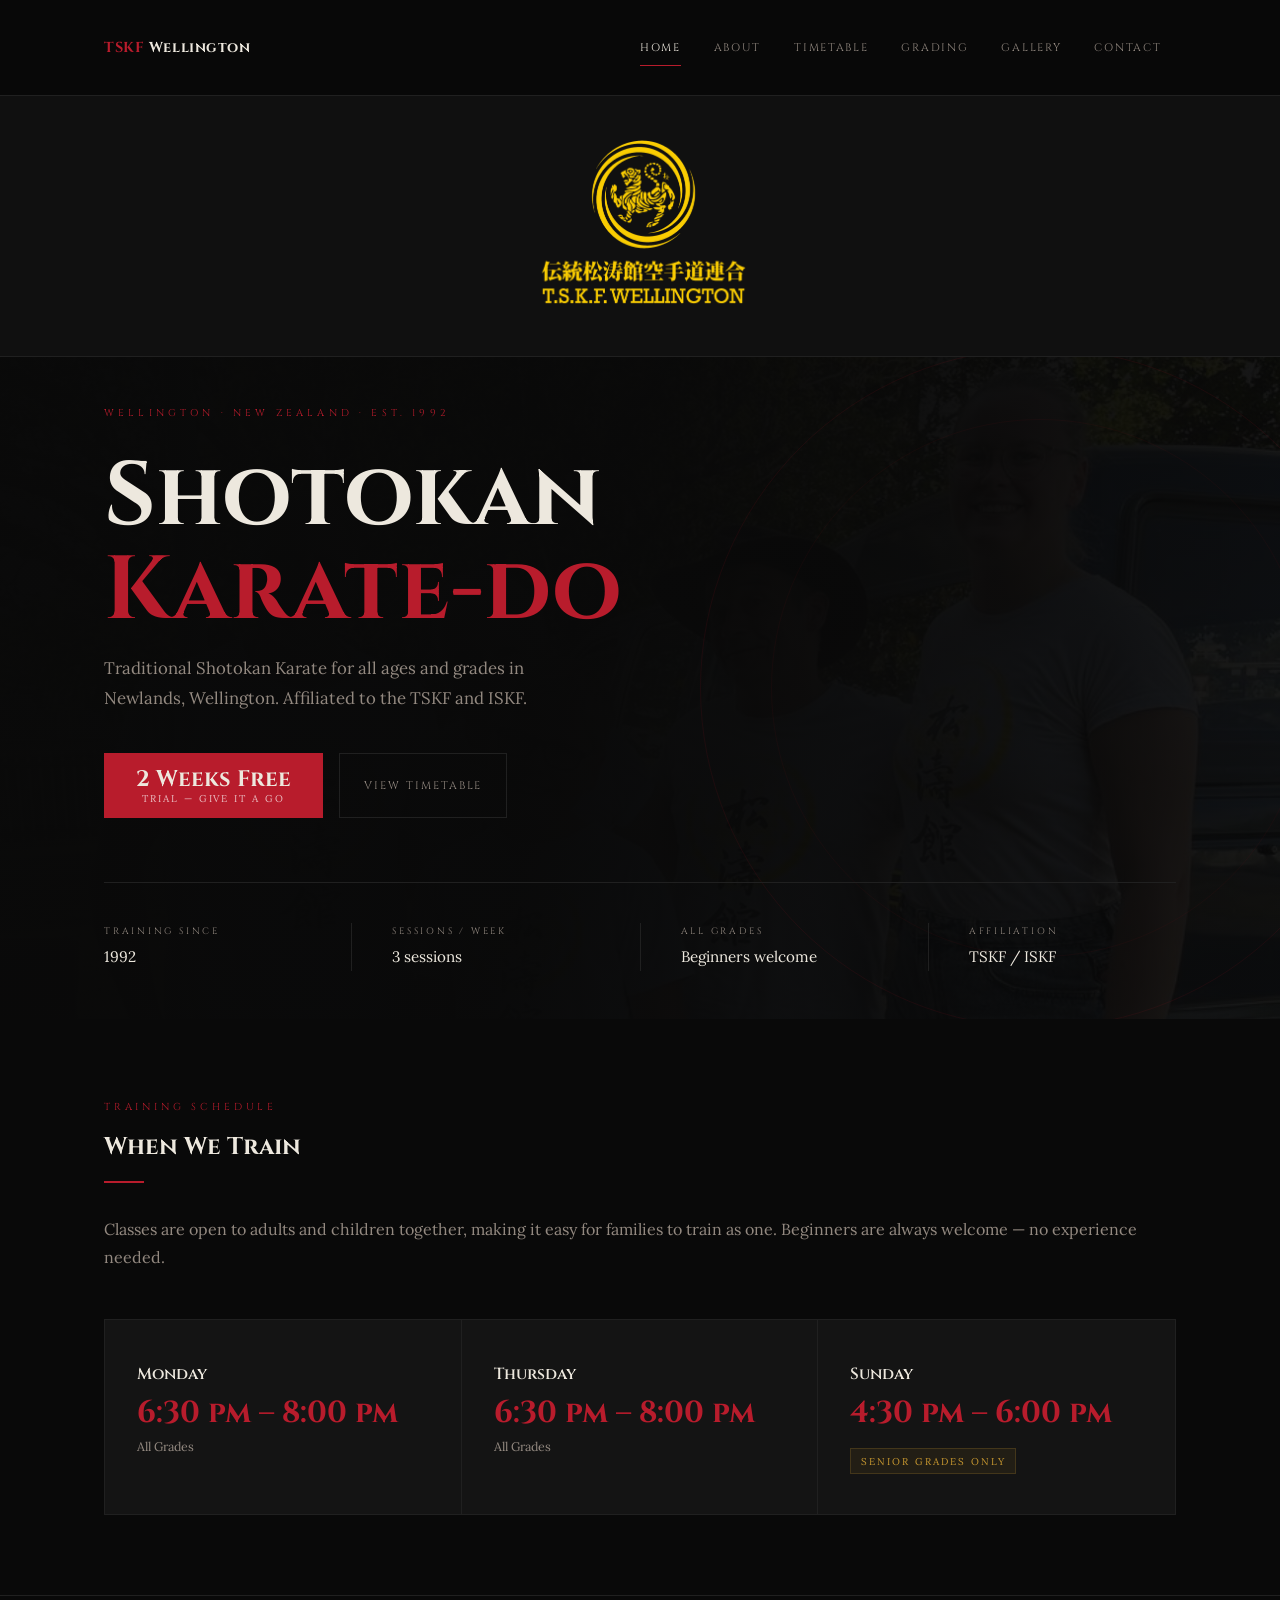
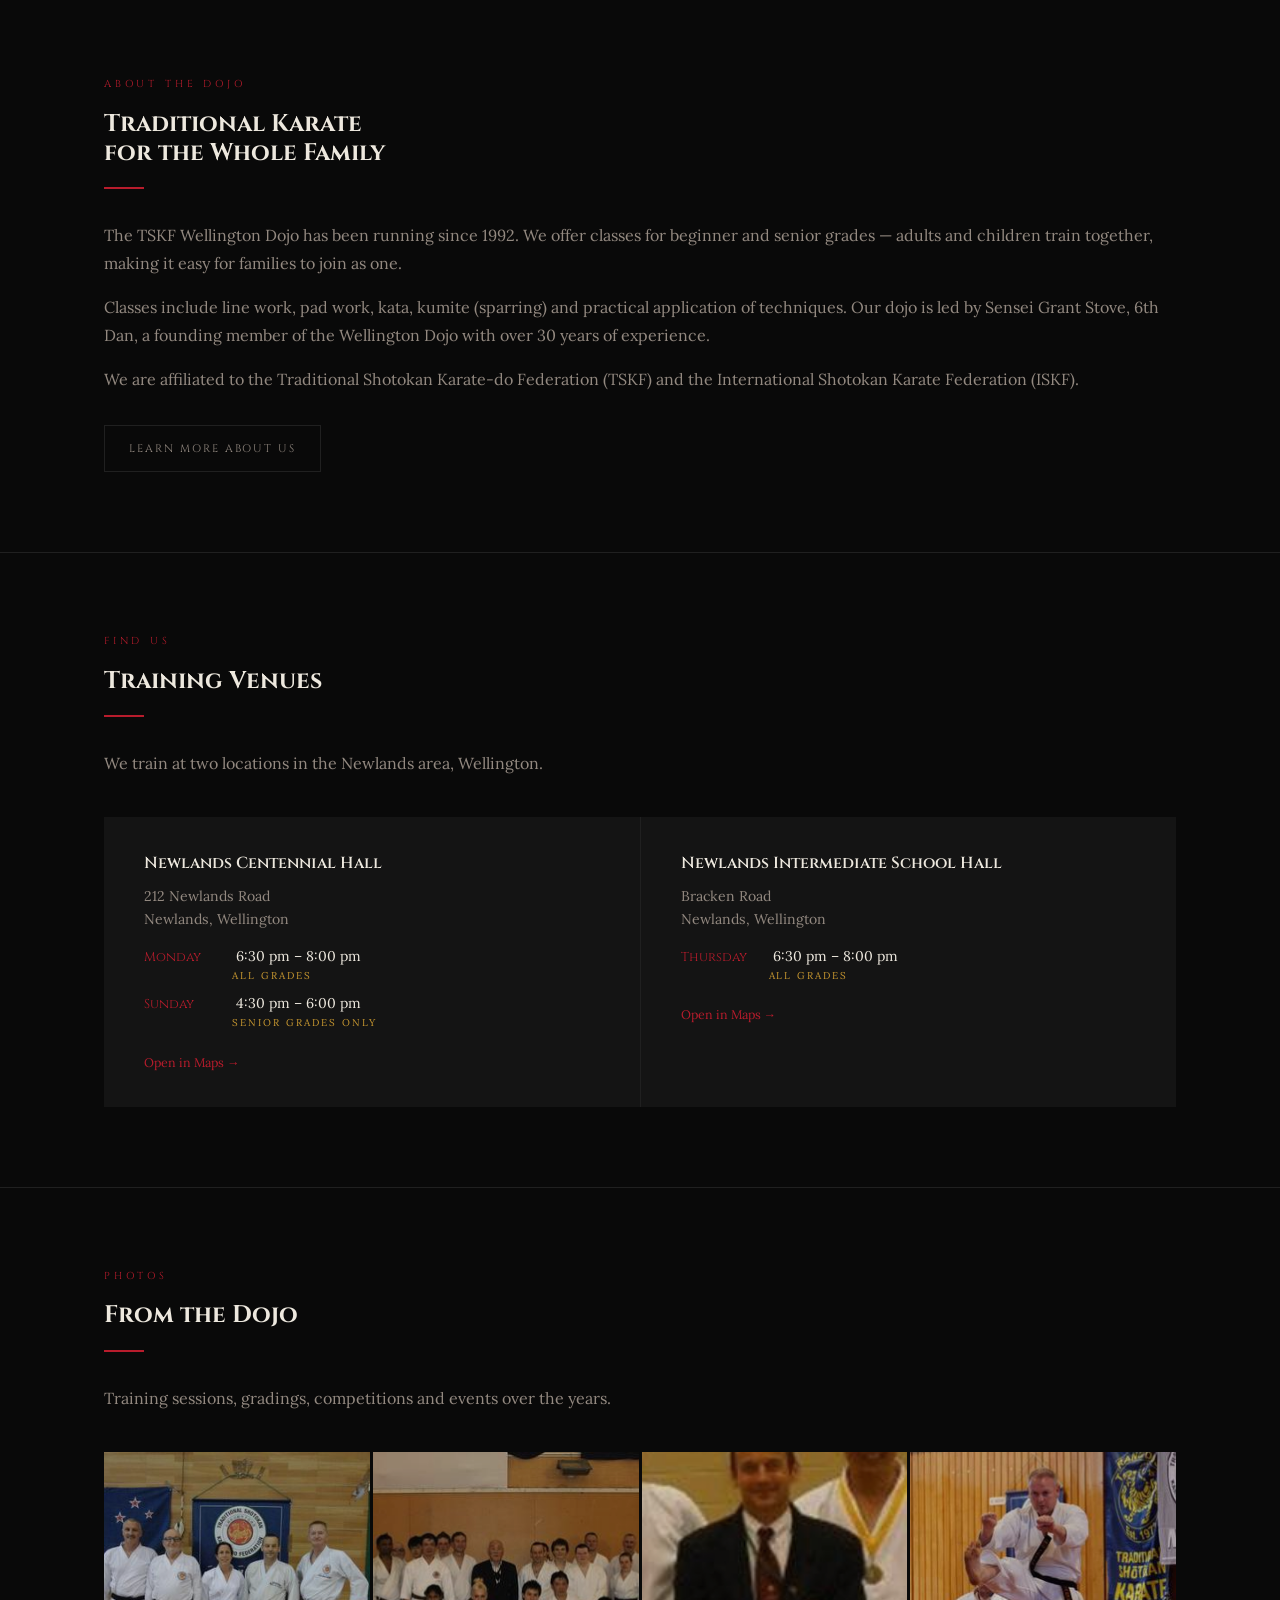
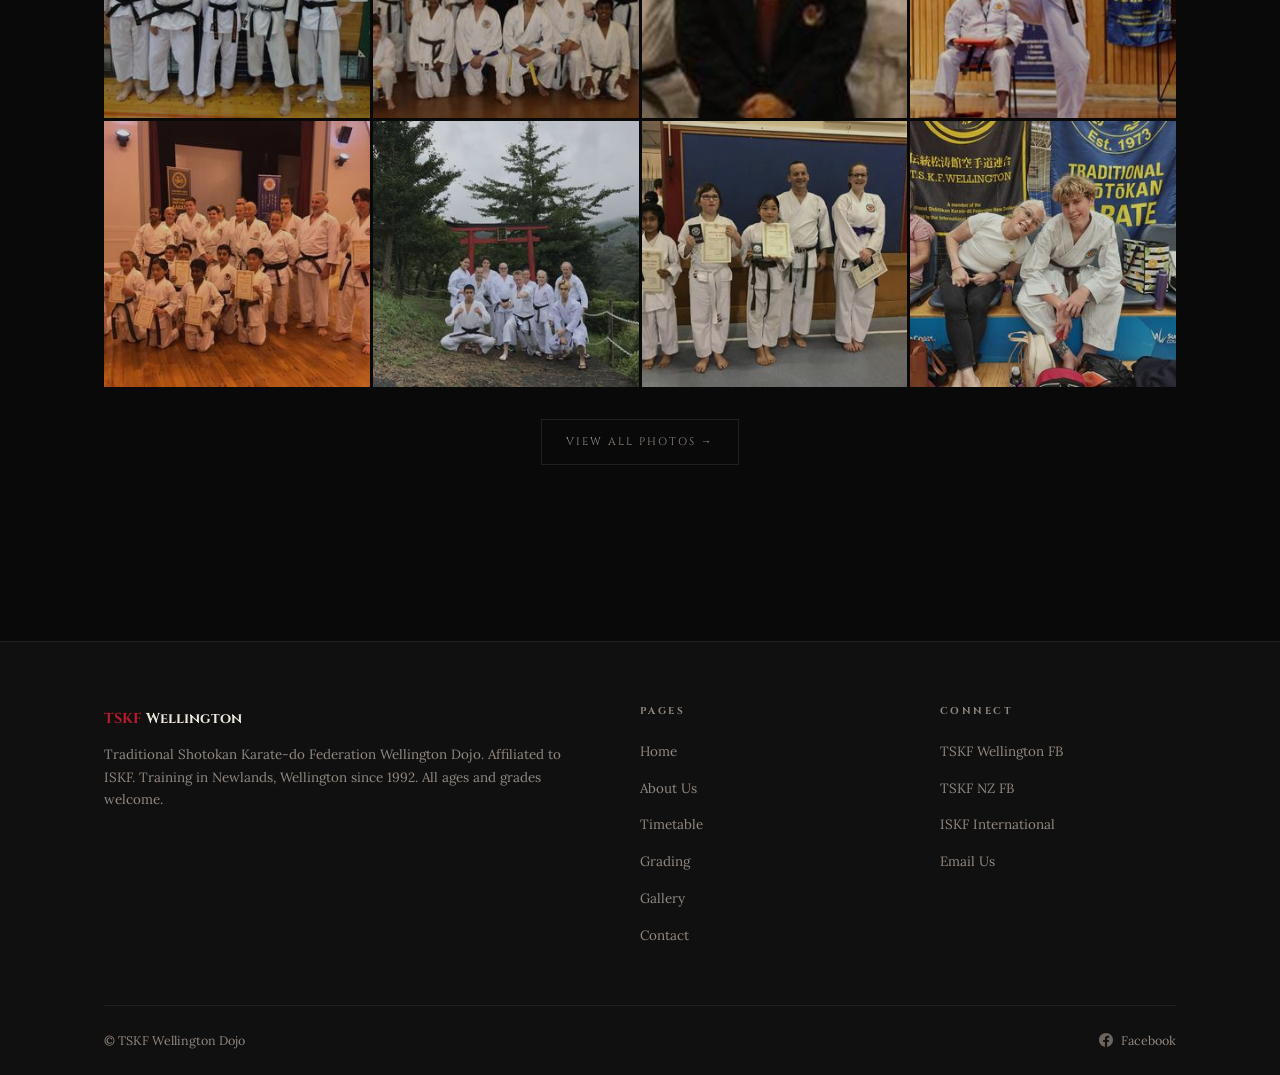
<file: index.html>
<!DOCTYPE html>
<html lang="en">
<head>
  <meta charset="UTF-8">
  <meta name="viewport" content="width=device-width, initial-scale=1.0">
  <meta name="theme-color" content="#090909">
  <title>TSKF Wellington — Traditional Shotokan Karate-do</title>
  <meta name="description" content="Traditional Shotokan Karate-do Federation Wellington Dojo. Affiliated to ISKF. Training in Newlands, Wellington since 1992. All ages and grades welcome.">
  <link rel="canonical" href="https://tskfwellington.club/">

  <!-- Favicons -->
  <link rel="icon" type="image/png" sizes="32x32" href="favicon-32x32.png">
  <link rel="icon" type="image/png" sizes="16x16" href="favicon-16x16.png">
  <link rel="apple-touch-icon" sizes="180x180" href="apple-touch-icon.png">
  <link rel="shortcut icon" href="favicon.ico">

  <!-- Open Graph -->
  <meta property="og:type" content="website">
  <meta property="og:site_name" content="TSKF Wellington">
  <meta property="og:url" content="https://tskfwellington.club/">
  <meta property="og:title" content="TSKF Wellington — Traditional Shotokan Karate-do">
  <meta property="og:description" content="Traditional Shotokan Karate-do Federation Wellington Dojo. Affiliated to ISKF. Training in Newlands, Wellington since 1992. All ages and grades welcome.">
  <meta property="og:image" content="https://tskfwellington.club/og-image.jpg">

  <!-- Twitter -->
  <meta name="twitter:card" content="summary_large_image">
  <meta name="twitter:title" content="TSKF Wellington — Traditional Shotokan Karate-do">
  <meta name="twitter:description" content="Traditional Shotokan Karate-do Federation Wellington Dojo. Affiliated to ISKF. Training in Newlands, Wellington since 1992.">
  <meta name="twitter:image" content="https://tskfwellington.club/og-image.jpg">

  <link rel="preconnect" href="https://fonts.googleapis.com">
  <link rel="preconnect" href="https://fonts.gstatic.com" crossorigin>
  <link rel="stylesheet" href="https://fonts.googleapis.com/css2?family=Cinzel:wght@400;600;700&family=Lora:ital,wght@0,400;0,600;1,400&display=swap">
  <link rel="stylesheet" href="css/style.css?v=20261102">

  <!-- LocalBusiness structured data -->
  <script type="application/ld+json">
  {
    "@context": "https://schema.org",
    "@type": "SportsActivityLocation",
    "name": "TSKF Wellington",
    "alternateName": "Traditional Shotokan Karate-do Federation Wellington Dojo",
    "description": "Traditional Shotokan Karate-do Federation Wellington Dojo. Affiliated to ISKF. Training in Newlands, Wellington since 1992. All ages and grades welcome.",
    "url": "https://tskfwellington.club/",
    "logo": "https://tskfwellington.club/apple-touch-icon.png",
    "image": "https://tskfwellington.club/og-image.jpg",
    "telephone": "+64-21-123-8307",
    "email": "tskfwellington@gmail.com",
    "foundingDate": "1992",
    "sport": "Karate",
    "address": {
      "@type": "PostalAddress",
      "streetAddress": "Newlands Centennial Hall, 212 Newlands Road",
      "addressLocality": "Newlands",
      "addressRegion": "Wellington",
      "addressCountry": "NZ"
    },
    "geo": {
      "@type": "GeoCoordinates",
      "latitude": -41.2226,
      "longitude": 174.8158
    },
    "openingHoursSpecification": [
      {
        "@type": "OpeningHoursSpecification",
        "dayOfWeek": "Monday",
        "opens": "18:30",
        "closes": "20:00"
      },
      {
        "@type": "OpeningHoursSpecification",
        "dayOfWeek": "Thursday",
        "opens": "18:30",
        "closes": "20:00"
      },
      {
        "@type": "OpeningHoursSpecification",
        "dayOfWeek": "Sunday",
        "opens": "16:30",
        "closes": "18:00"
      }
    ],
    "sameAs": [
      "https://www.facebook.com/TSKF.Wellington/"
    ]
  }
  </script>
</head>
<body>

<!-- NAV -->
<nav class="site-nav">
  <div class="nav-inner">
    <a href="index.html" class="nav-brand"><span class="accent">TSKF</span> Wellington</a>
    <ul class="nav-menu" id="navMenu">
      <li><a href="index.html" class="active">Home</a></li>
      <li><a href="about.html">About</a></li>
      <li><a href="timetable.html">Timetable</a></li>
      <li><a href="grading.html">Grading</a></li>
      <li><a href="gallery.html">Gallery</a></li>
      <li><a href="contact.html">Contact</a></li>
    </ul>
    <button class="nav-toggle" id="navToggle" aria-label="Toggle menu">
      <span></span><span></span><span></span>
    </button>
  </div>
</nav>


<!-- LOGO BANNER -->
<div class="logo-banner">
  <img src="images/tskfwell-logo.png" alt="TSKF Wellington — Traditional Shotokan Karate-do Federation">
</div>

<!-- HERO -->
<section class="hero">
  <div class="hero-bg"></div>
  <div class="hero-grad"></div>
  <div class="hero-ring"></div>
  <div class="hero-body">
    <div class="container">
      <p class="hero-tag">Wellington · New Zealand · Est. 1992</p>
      <h1>
        Shotokan<br>
        <span class="red">Karate-do</span>
      </h1>
      <p class="hero-sub">Traditional Shotokan Karate for all ages and grades in Newlands, Wellington. Affiliated to the TSKF and ISKF.</p>
      <div class="hero-cta">
        <a href="contact.html" class="trial-badge">
          <span class="big">2 Weeks Free</span>
          <span class="small">Trial — Give It a Go</span>
        </a>
        <a href="timetable.html" class="btn-outline">View Timetable</a>
      </div>
      <div class="hero-stats">
        <div class="hero-stat">
          <p class="stat-label">Training Since</p>
          <p class="stat-val">1992</p>
        </div>
        <div class="hero-stat">
          <p class="stat-label">Sessions / Week</p>
          <p class="stat-val">3 sessions</p>
        </div>
        <div class="hero-stat">
          <p class="stat-label">All Grades</p>
          <p class="stat-val">Beginners welcome</p>
        </div>
        <div class="hero-stat">
          <p class="stat-label">Affiliation</p>
          <p class="stat-val">TSKF / ISKF</p>
        </div>
      </div>
    </div>
  </div>
</section>

<!-- TRAINING TIMES -->
<section class="section">
  <div class="container">
    <span class="eyebrow">Training Schedule</span>
    <h2>When We Train</h2>
    <div class="rule"></div>
    <p>Classes are open to adults and children together, making it easy for families to train as one. Beginners are always welcome — no experience needed.</p>

    <div class="session-grid">
      <div class="session-card">
        <p class="session-day">Monday</p>
        <p class="session-time">6:30 pm – 8:00 pm</p>
        <p class="session-sub">All Grades</p>
      </div>
      <div class="session-card">
        <p class="session-day">Thursday</p>
        <p class="session-time">6:30 pm – 8:00 pm</p>
        <p class="session-sub">All Grades</p>
      </div>
      <div class="session-card">
        <p class="session-day">Sunday</p>
        <p class="session-time">4:30 pm – 6:00 pm</p>
        <span class="session-badge">Senior Grades Only</span>
      </div>
    </div>
  </div>
</section>

<!-- ABOUT BLURB -->
<section class="section">
  <div class="container">
    <span class="eyebrow">About the Dojo</span>
    <h2>Traditional Karate<br>for the Whole Family</h2>
    <div class="rule"></div>
    <p>The TSKF Wellington Dojo has been running since 1992. We offer classes for beginner and senior grades — adults and children train together, making it easy for families to join as one.</p>
    <p style="margin-top:1rem;">Classes include line work, pad work, kata, kumite (sparring) and practical application of techniques. Our dojo is led by Sensei Grant Stove, 6th Dan, a founding member of the Wellington Dojo with over 30 years of experience.</p>
    <p style="margin-top:1rem;">We are affiliated to the Traditional Shotokan Karate-do Federation (TSKF) and the International Shotokan Karate Federation (ISKF).</p>
    <a href="about.html" class="btn-outline" style="margin-top:2rem;display:inline-flex;">Learn More About Us</a>
  </div>
</section>

<!-- LOCATION -->
<section class="section">
  <div class="container">
    <span class="eyebrow">Find Us</span>
    <h2>Training Venues</h2>
    <div class="rule"></div>
    <p>We train at two locations in the Newlands area, Wellington.</p>

    <div class="venue-grid">
      <div class="venue-card">
        <p class="venue-name">Newlands Centennial Hall</p>
        <p class="venue-addr">212 Newlands Road<br>Newlands, Wellington</p>
        <ul class="venue-times">
          <li><span>Monday</span> 6:30 pm – 8:00 pm<small>All Grades</small></li>
          <li><span>Sunday</span> 4:30 pm – 6:00 pm<small>Senior Grades Only</small></li>
        </ul>
        <a class="venue-map-link" href="https://maps.google.co.nz/?q=212+Newlands+Road+Newlands+Wellington" target="_blank" rel="noopener">Open in Maps →</a>
      </div>
      <div class="venue-card">
        <p class="venue-name">Newlands Intermediate School Hall</p>
        <p class="venue-addr">Bracken Road<br>Newlands, Wellington</p>
        <ul class="venue-times">
          <li><span>Thursday</span> 6:30 pm – 8:00 pm<small>All Grades</small></li>
        </ul>
        <a class="venue-map-link" href="https://maps.google.co.nz/?q=Newlands+Intermediate+School+Bracken+Road+Newlands+Wellington" target="_blank" rel="noopener">Open in Maps →</a>
      </div>
    </div>
  </div>
</section>

<!-- GALLERY PREVIEW -->
<section class="section">
  <div class="container">
    <span class="eyebrow">Photos</span>
    <h2>From the Dojo</h2>
    <div class="rule"></div>
    <p>Training sessions, gradings, competitions and events over the years.</p>

        <div class="gallery-preview">
      <div class="gallery-preview-item"><img src="images/thumbs/2010%20-%20Japan%20Gasshuku%20with%20Wgtn%20students%20%26%20shihan%201.jpg" alt="TSKF Wellington students at Japan Gasshuku training camp" loading="lazy"></div>
      <div class="gallery-preview-item"><img src="images/thumbs/2012%20-%20Takahashi%20Shihan%20%40%20Wgtn%20Dojo.jpg" alt="Takahashi Shihan teaching at the TSKF Wellington dojo" loading="lazy"></div>
      <div class="gallery-preview-item"><img src="images/Profile%20-%20Sensei%20Grant.jpg" alt="Sensei Grant Stove, head instructor TSKF Wellington" loading="lazy"></div>
      <div class="gallery-preview-item"><img src="images/thumbs/2013%20-%20Cam%20Wgtn%20Student%20competing%20Kata%20in%20Turangi.jpg" alt="TSKF Wellington student competing in kata at Turangi" loading="lazy"></div>
      <div class="gallery-preview-item"><img src="images/thumbs/2015%20-%20Takahashi%20Shihan%20%40%20Khandallah%20Hall%20grading.jpg" alt="Takahashi Shihan at a TSKF Wellington grading" loading="lazy"></div>
      <div class="gallery-preview-item"><img src="images/thumbs/2017%20-%20Willis%20Shihan%20%26%20TSKF%20NZ%20Students%20%40%20Hakone%20Japan.jpg" alt="Willis Shihan and TSKF NZ students in Hakone, Japan" loading="lazy"></div>
      <div class="gallery-preview-item"><img src="images/thumbs/2018%20-%20Wgtn%20Students%20%40%20Kyu%20grading.jpg" alt="TSKF Wellington students at a kyu grading" loading="lazy"></div>
      <div class="gallery-preview-item"><img src="images/thumbs/2026%20-%20Jude%20%26%20Rio%20%40%20Caloundra%20TSKF%20Australia%20seminar%20%26%20Mrs%20Willis.jpg" alt="TSKF Wellington members at the Caloundra seminar in Australia" loading="lazy"></div>
    </div>

    <div style="margin-top:2rem;text-align:center;">
      <a href="gallery.html" class="btn-outline">View All Photos →</a>
    </div>
  </div>
</section>

<!-- FOOTER -->
<footer class="site-footer">
  <div class="container">
    <div class="footer-grid">
      <div>
        <p class="footer-brand"><span class="accent">TSKF</span> Wellington</p>
        <p class="footer-tagline">Traditional Shotokan Karate-do Federation Wellington Dojo. Affiliated to ISKF. Training in Newlands, Wellington since 1992. All ages and grades welcome.</p>
      </div>
      <div class="footer-col">
        <h4>Pages</h4>
        <ul>
          <li><a href="index.html">Home</a></li>
          <li><a href="about.html">About Us</a></li>
          <li><a href="timetable.html">Timetable</a></li>
          <li><a href="grading.html">Grading</a></li>
          <li><a href="gallery.html">Gallery</a></li>
          <li><a href="contact.html">Contact</a></li>
        </ul>
      </div>
      <div class="footer-col">
        <h4>Connect</h4>
        <ul>
          <li><a href="https://www.facebook.com/TSKF.Wellington/" target="_blank" rel="noopener">TSKF Wellington FB</a></li>
          <li><a href="https://www.facebook.com/tskf.newzealand/" target="_blank" rel="noopener">TSKF NZ FB</a></li>
          <li><a href="https://iskf.com" target="_blank" rel="noopener">ISKF International</a></li>
          <li><a href="mailto:tskfwellington@gmail.com">Email Us</a></li>
        </ul>
      </div>
    </div>
    <div class="footer-bottom">
      <span>© TSKF Wellington Dojo</span>
      <a href="https://www.facebook.com/TSKF.Wellington/" target="_blank" rel="noopener" class="footer-fb">
        <svg width="14" height="14" viewBox="0 0 24 24" fill="currentColor"><path d="M24 12.073c0-6.627-5.373-12-12-12s-12 5.373-12 12c0 5.99 4.388 10.954 10.125 11.854v-8.385H7.078v-3.47h3.047V9.43c0-3.007 1.792-4.669 4.533-4.669 1.312 0 2.686.235 2.686.235v2.953H15.83c-1.491 0-1.956.925-1.956 1.874v2.25h3.328l-.532 3.47h-2.796v8.385C19.612 23.027 24 18.062 24 12.073z"/></svg>
        Facebook
      </a>
    </div>
  </div>
</footer>

<script src="js/site.js" defer></script>
</body>
</html>
</file>
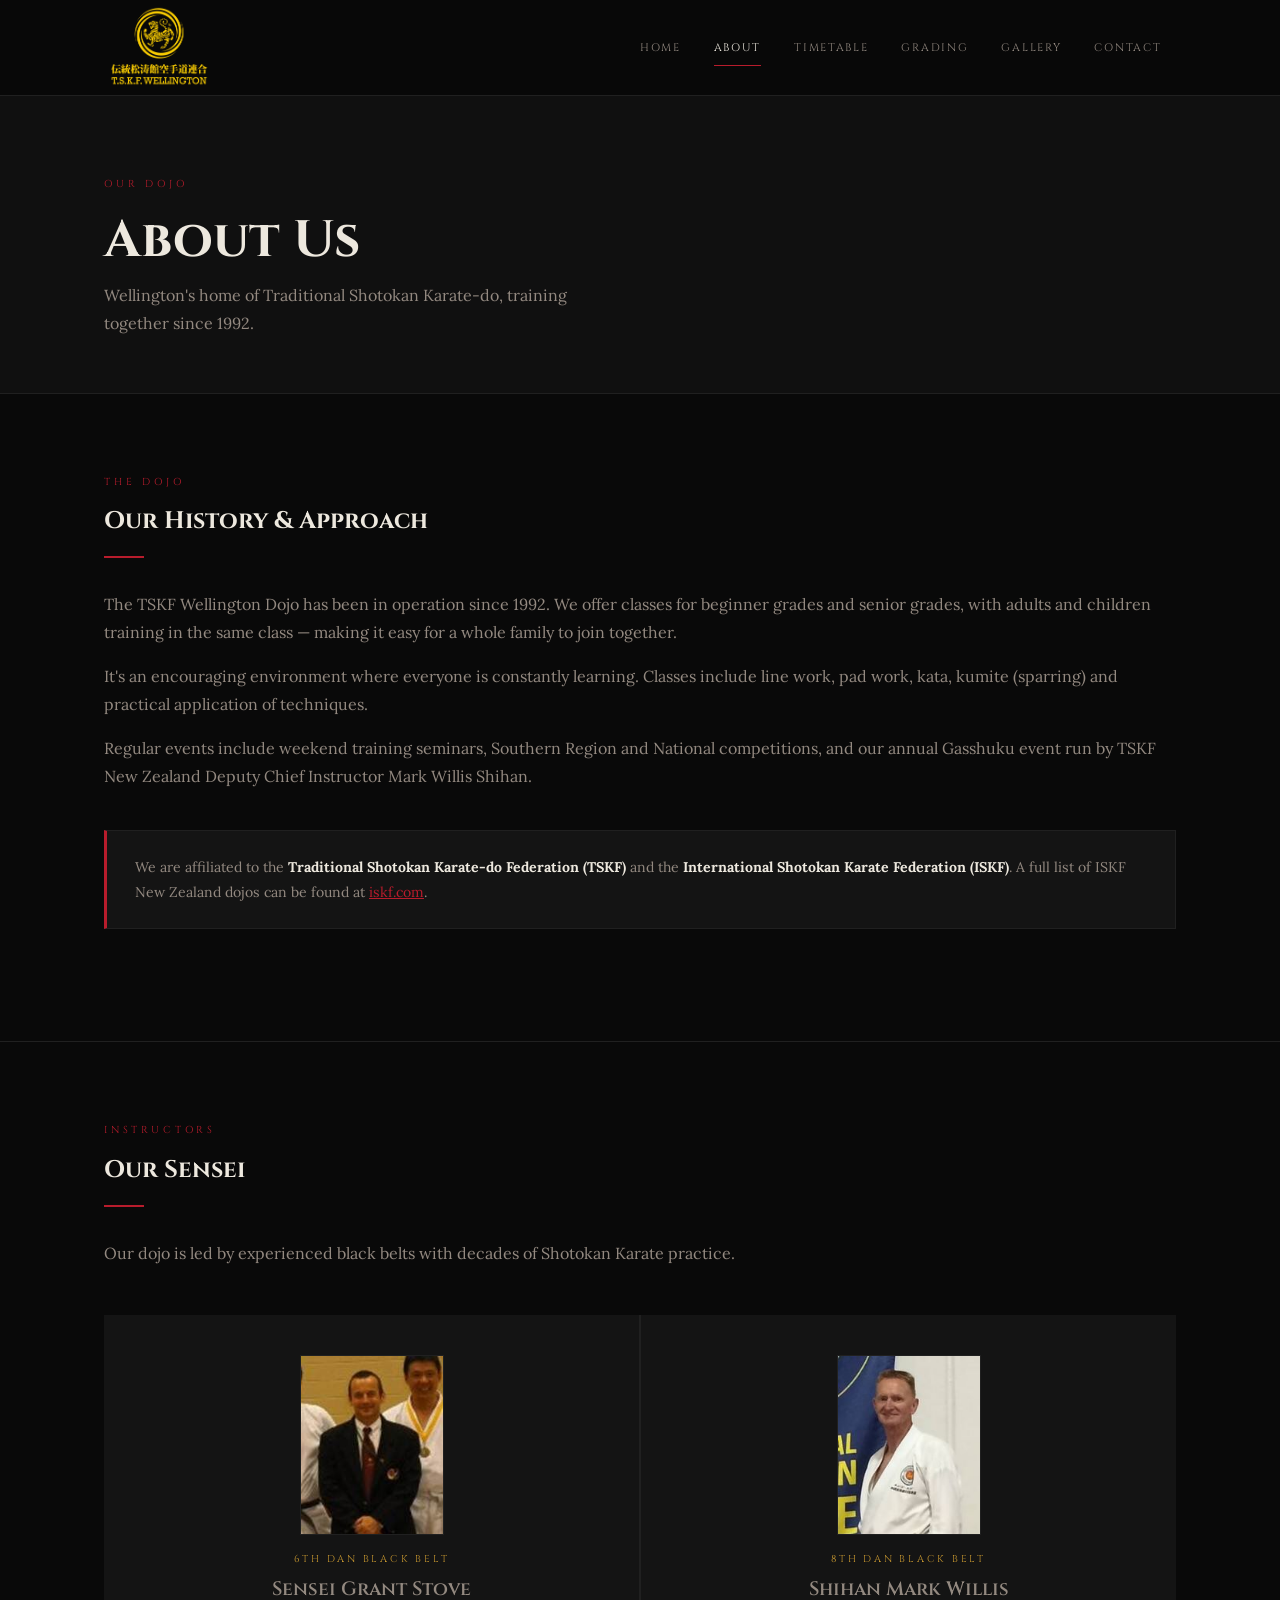
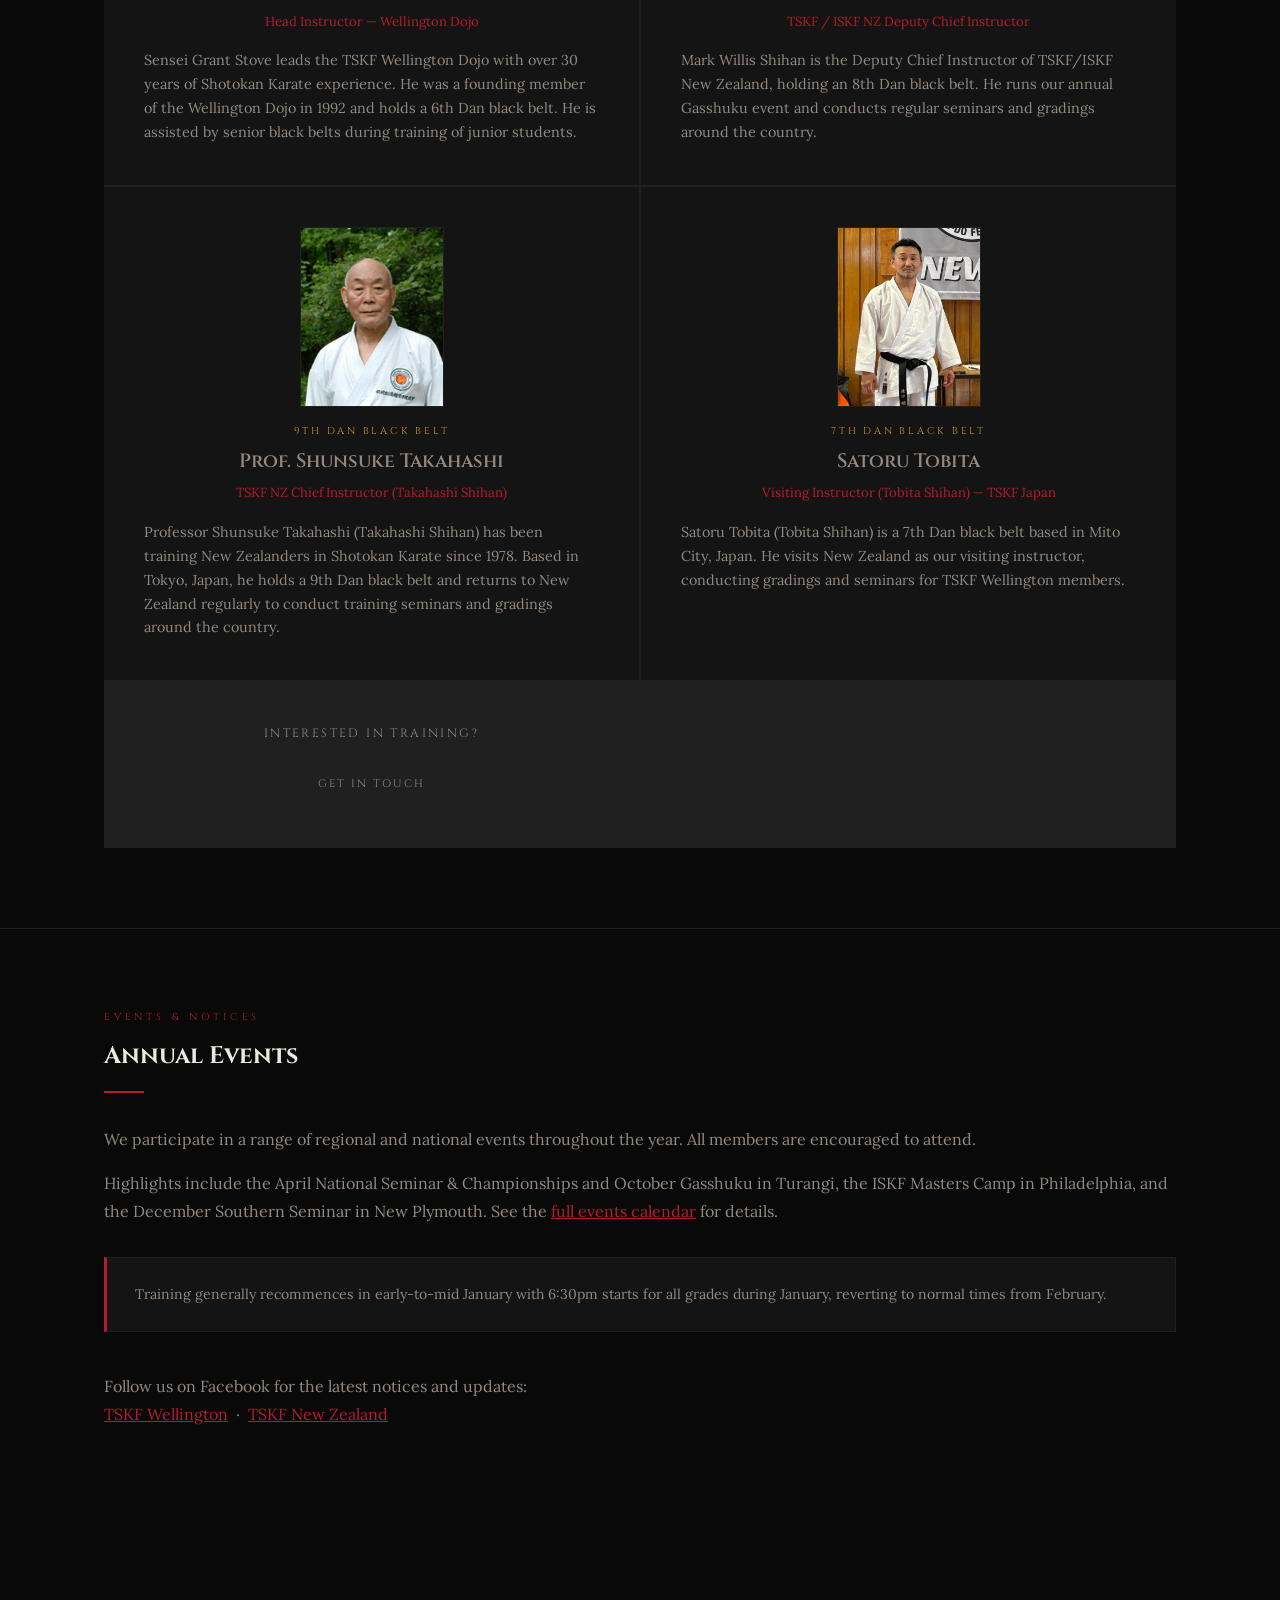
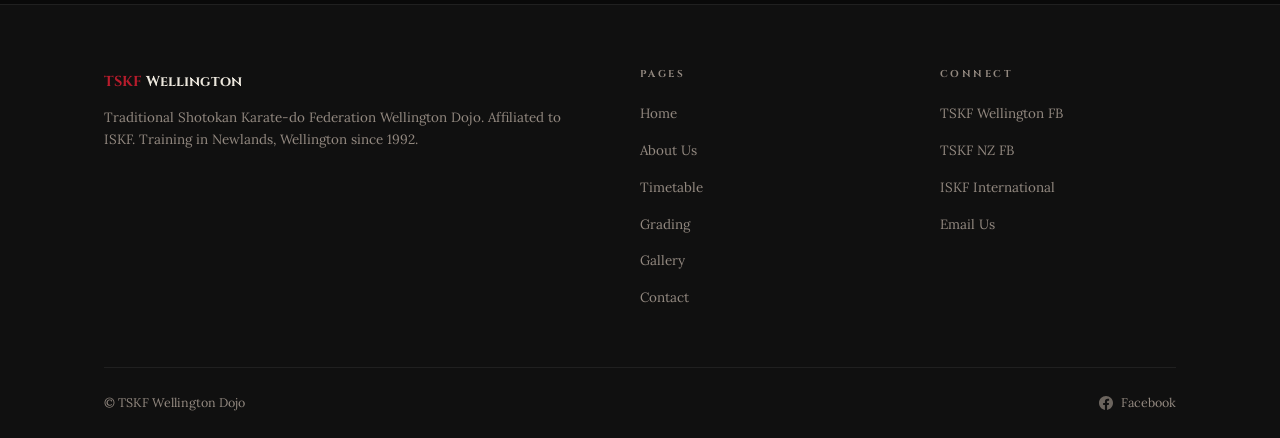
<file: about.html>
<!DOCTYPE html>
<html lang="en">
<head>
  <meta charset="UTF-8">
  <meta name="viewport" content="width=device-width, initial-scale=1.0">
  <meta name="theme-color" content="#090909">
  <title>About Us — TSKF Wellington</title>
  <meta name="description" content="About the TSKF Wellington Dojo. Traditional Shotokan Karate in Wellington since 1992. Led by Sensei Grant Stove, 6th Dan.">
  <link rel="canonical" href="https://tskfwellington.club/about.html">

  <!-- Favicons -->
  <link rel="icon" type="image/png" sizes="32x32" href="favicon-32x32.png">
  <link rel="icon" type="image/png" sizes="16x16" href="favicon-16x16.png">
  <link rel="apple-touch-icon" sizes="180x180" href="apple-touch-icon.png">
  <link rel="shortcut icon" href="favicon.ico">

  <!-- Open Graph -->
  <meta property="og:type" content="website">
  <meta property="og:site_name" content="TSKF Wellington">
  <meta property="og:url" content="https://tskfwellington.club/about.html">
  <meta property="og:title" content="About Us — TSKF Wellington">
  <meta property="og:description" content="About the TSKF Wellington Dojo. Traditional Shotokan Karate in Wellington since 1992. Led by Sensei Grant Stove, 6th Dan.">
  <meta property="og:image" content="https://tskfwellington.club/og-image.jpg">

  <!-- Twitter -->
  <meta name="twitter:card" content="summary_large_image">
  <meta name="twitter:title" content="About Us — TSKF Wellington">
  <meta name="twitter:description" content="About the TSKF Wellington Dojo. Traditional Shotokan Karate in Wellington since 1992. Led by Sensei Grant Stove, 6th Dan.">
  <meta name="twitter:image" content="https://tskfwellington.club/og-image.jpg">

  <link rel="preconnect" href="https://fonts.googleapis.com">
  <link rel="preconnect" href="https://fonts.gstatic.com" crossorigin>
  <link rel="stylesheet" href="https://fonts.googleapis.com/css2?family=Cinzel:wght@400;600;700&family=Lora:ital,wght@0,400;0,600;1,400&display=swap">
  <link rel="stylesheet" href="css/style.css?v=20261102">
</head>
<body>

<!-- NAV -->
<nav class="site-nav">
  <div class="nav-inner">
    <a href="index.html" class="nav-brand"><img src="images/tskfwell-logo.png" alt="TSKF Wellington" class="nav-logo-img"></a>
    <ul class="nav-menu" id="navMenu">
      <li><a href="index.html">Home</a></li>
      <li><a href="about.html" class="active">About</a></li>
      <li><a href="timetable.html">Timetable</a></li>
      <li><a href="grading.html">Grading</a></li>
      <li><a href="gallery.html">Gallery</a></li>
      <li><a href="contact.html">Contact</a></li>
    </ul>
    <button class="nav-toggle" id="navToggle" aria-label="Toggle menu">
      <span></span><span></span><span></span>
    </button>
  </div>
</nav>

<!-- PAGE HEADER -->
<div class="page-hdr">
  <div class="container">
    <span class="eyebrow">Our Dojo</span>
    <h1>About Us</h1>
    <p>Wellington's home of Traditional Shotokan Karate-do, training together since 1992.</p>
  </div>
</div>

<!-- ABOUT THE CLUB -->
<section class="section">
  <div class="container">
    <span class="eyebrow">The Dojo</span>
    <h2>Our History & Approach</h2>
    <div class="rule"></div>
    <p>The TSKF Wellington Dojo has been in operation since 1992. We offer classes for beginner grades and senior grades, with adults and children training in the same class — making it easy for a whole family to join together.</p>
    <p style="margin-top:1rem;">It's an encouraging environment where everyone is constantly learning. Classes include line work, pad work, kata, kumite (sparring) and practical application of techniques.</p>
    <p style="margin-top:1rem;">Regular events include weekend training seminars, Southern Region and National competitions, and our annual Gasshuku event run by TSKF New Zealand Deputy Chief Instructor Mark Willis Shihan.</p>

    <div class="info-box" style="margin-top:2.5rem;">
      <p>We are affiliated to the <strong style="color:var(--text)">Traditional Shotokan Karate-do Federation (TSKF)</strong> and the <strong style="color:var(--text)">International Shotokan Karate Federation (ISKF)</strong>. A full list of ISKF New Zealand dojos can be found at <a href="https://iskf.com/new_zealand.html" target="_blank" rel="noopener" style="color:var(--accent)">iskf.com</a>.</p>
    </div>
  </div>
</section>

<!-- INSTRUCTORS -->
<section class="section">
  <div class="container">
    <span class="eyebrow">Instructors</span>
    <h2>Our Sensei</h2>
    <div class="rule"></div>
    <p>Our dojo is led by experienced black belts with decades of Shotokan Karate practice.</p>

    <div class="instructor-grid">
      <div class="instructor-card">
        <img src="images/Profile%20-%20Sensei%20Grant.jpg" alt="Sensei Grant Stove" class="instructor-portrait">
        <p class="instructor-dan">6th Dan Black Belt</p>
        <p class="instructor-name">Sensei Grant Stove</p>
        <p class="instructor-role">Head Instructor — Wellington Dojo</p>
        <p class="instructor-bio">Sensei Grant Stove leads the TSKF Wellington Dojo with over 30 years of Shotokan Karate experience. He was a founding member of the Wellington Dojo in 1992 and holds a 6th Dan black belt. He is assisted by senior black belts during training of junior students.</p>
      </div>
      <div class="instructor-card">
        <img src="images/Profile%20-%20Willis%20Shihan%20Deputy%20Chief%20Instructor%20TSKF%20NZ%20%26%20Australia%208th%20Dan.jpg" alt="Shihan Mark Willis" class="instructor-portrait">
        <p class="instructor-dan">8th Dan Black Belt</p>
        <p class="instructor-name">Shihan Mark Willis</p>
        <p class="instructor-role">TSKF / ISKF NZ Deputy Chief Instructor</p>
        <p class="instructor-bio">Mark Willis Shihan is the Deputy Chief Instructor of TSKF/ISKF New Zealand, holding an 8th Dan black belt. He runs our annual Gasshuku event and conducts regular seminars and gradings around the country.</p>
      </div>
      <div class="instructor-card">
        <img src="images/Profile%20-%20Takahashi%20Shihan%20Chief%20Instructor%20NZ%20%26%20Australia.jpg" alt="Takahashi Shihan" class="instructor-portrait">
        <p class="instructor-dan">9th Dan Black Belt</p>
        <p class="instructor-name">Prof. Shunsuke Takahashi</p>
        <p class="instructor-role">TSKF NZ Chief Instructor (Takahashi Shihan)</p>
        <p class="instructor-bio">Professor Shunsuke Takahashi (Takahashi Shihan) has been training New Zealanders in Shotokan Karate since 1978. Based in Tokyo, Japan, he holds a 9th Dan black belt and returns to New Zealand regularly to conduct training seminars and gradings around the country.</p>
      </div>
      <div class="instructor-card">
        <img src="images/Profile%20-%20Tobita%20Shihan%207th%20Dan%20Instructor%20TSKF%20NZ.jpg" alt="Tobita Shihan" class="instructor-portrait">
        <p class="instructor-dan">7th Dan Black Belt</p>
        <p class="instructor-name">Satoru Tobita</p>
        <p class="instructor-role">Visiting Instructor (Tobita Shihan) — TSKF Japan</p>
        <p class="instructor-bio">Satoru Tobita (Tobita Shihan) is a 7th Dan black belt based in Mito City, Japan. He visits New Zealand as our visiting instructor, conducting gradings and seminars for TSKF Wellington members.</p>
      </div>
      <div class="instructor-card" style="background:transparent;border:1px dashed var(--border);display:flex;align-items:center;justify-content:center;flex-direction:column;gap:0.5rem;padding:2.5rem;">
        <p style="font-family:'Cinzel',serif;font-size:0.75rem;letter-spacing:0.2em;text-transform:uppercase;color:var(--text-2);">Interested in Training?</p>
        <a href="contact.html" class="btn-outline" style="margin-top:0.5rem;">Get in Touch</a>
      </div>
    </div>
  </div>
</section>

<!-- UPCOMING EVENTS -->
<section class="section">
  <div class="container">
    <span class="eyebrow">Events & Notices</span>
    <h2>Annual Events</h2>
    <div class="rule"></div>
    <p>We participate in a range of regional and national events throughout the year. All members are encouraged to attend.</p>

    <p style="margin-top:1rem;">Highlights include the April National Seminar &amp; Championships and October Gasshuku in Turangi, the ISKF Masters Camp in Philadelphia, and the December Southern Seminar in New Plymouth. See the <a href="grading.html#events" style="color:var(--accent);">full events calendar</a> for details.</p>

    <div class="info-box" style="margin-top:2rem;">
      <p>Training generally recommences in early-to-mid January with 6:30pm starts for all grades during January, reverting to normal times from February.</p>
    </div>

    <p style="margin-top:2.5rem;">
      Follow us on Facebook for the latest notices and updates:<br>
      <a href="https://www.facebook.com/TSKF.Wellington/" target="_blank" rel="noopener" style="color:var(--accent);">TSKF Wellington</a> &nbsp;·&nbsp;
      <a href="https://www.facebook.com/tskf.newzealand/" target="_blank" rel="noopener" style="color:var(--accent);">TSKF New Zealand</a>
    </p>
  </div>
</section>

<!-- FOOTER -->
<footer class="site-footer">
  <div class="container">
    <div class="footer-grid">
      <div>
        <p class="footer-brand"><span class="accent">TSKF</span> Wellington</p>
        <p class="footer-tagline">Traditional Shotokan Karate-do Federation Wellington Dojo. Affiliated to ISKF. Training in Newlands, Wellington since 1992.</p>
      </div>
      <div class="footer-col">
        <h4>Pages</h4>
        <ul>
          <li><a href="index.html">Home</a></li>
          <li><a href="about.html">About Us</a></li>
          <li><a href="timetable.html">Timetable</a></li>
          <li><a href="grading.html">Grading</a></li>
          <li><a href="gallery.html">Gallery</a></li>
          <li><a href="contact.html">Contact</a></li>
        </ul>
      </div>
      <div class="footer-col">
        <h4>Connect</h4>
        <ul>
          <li><a href="https://www.facebook.com/TSKF.Wellington/" target="_blank" rel="noopener">TSKF Wellington FB</a></li>
          <li><a href="https://www.facebook.com/tskf.newzealand/" target="_blank" rel="noopener">TSKF NZ FB</a></li>
          <li><a href="https://iskf.com" target="_blank" rel="noopener">ISKF International</a></li>
          <li><a href="mailto:tskfwellington@gmail.com">Email Us</a></li>
        </ul>
      </div>
    </div>
    <div class="footer-bottom">
      <span>© TSKF Wellington Dojo</span>
      <a href="https://www.facebook.com/TSKF.Wellington/" target="_blank" rel="noopener" class="footer-fb">
        <svg width="14" height="14" viewBox="0 0 24 24" fill="currentColor"><path d="M24 12.073c0-6.627-5.373-12-12-12s-12 5.373-12 12c0 5.99 4.388 10.954 10.125 11.854v-8.385H7.078v-3.47h3.047V9.43c0-3.007 1.792-4.669 4.533-4.669 1.312 0 2.686.235 2.686.235v2.953H15.83c-1.491 0-1.956.925-1.956 1.874v2.25h3.328l-.532 3.47h-2.796v8.385C19.612 23.027 24 18.062 24 12.073z"/></svg>
        Facebook
      </a>
    </div>
  </div>
</footer>

<script src="js/site.js" defer></script>
</body>
</html>
</file>
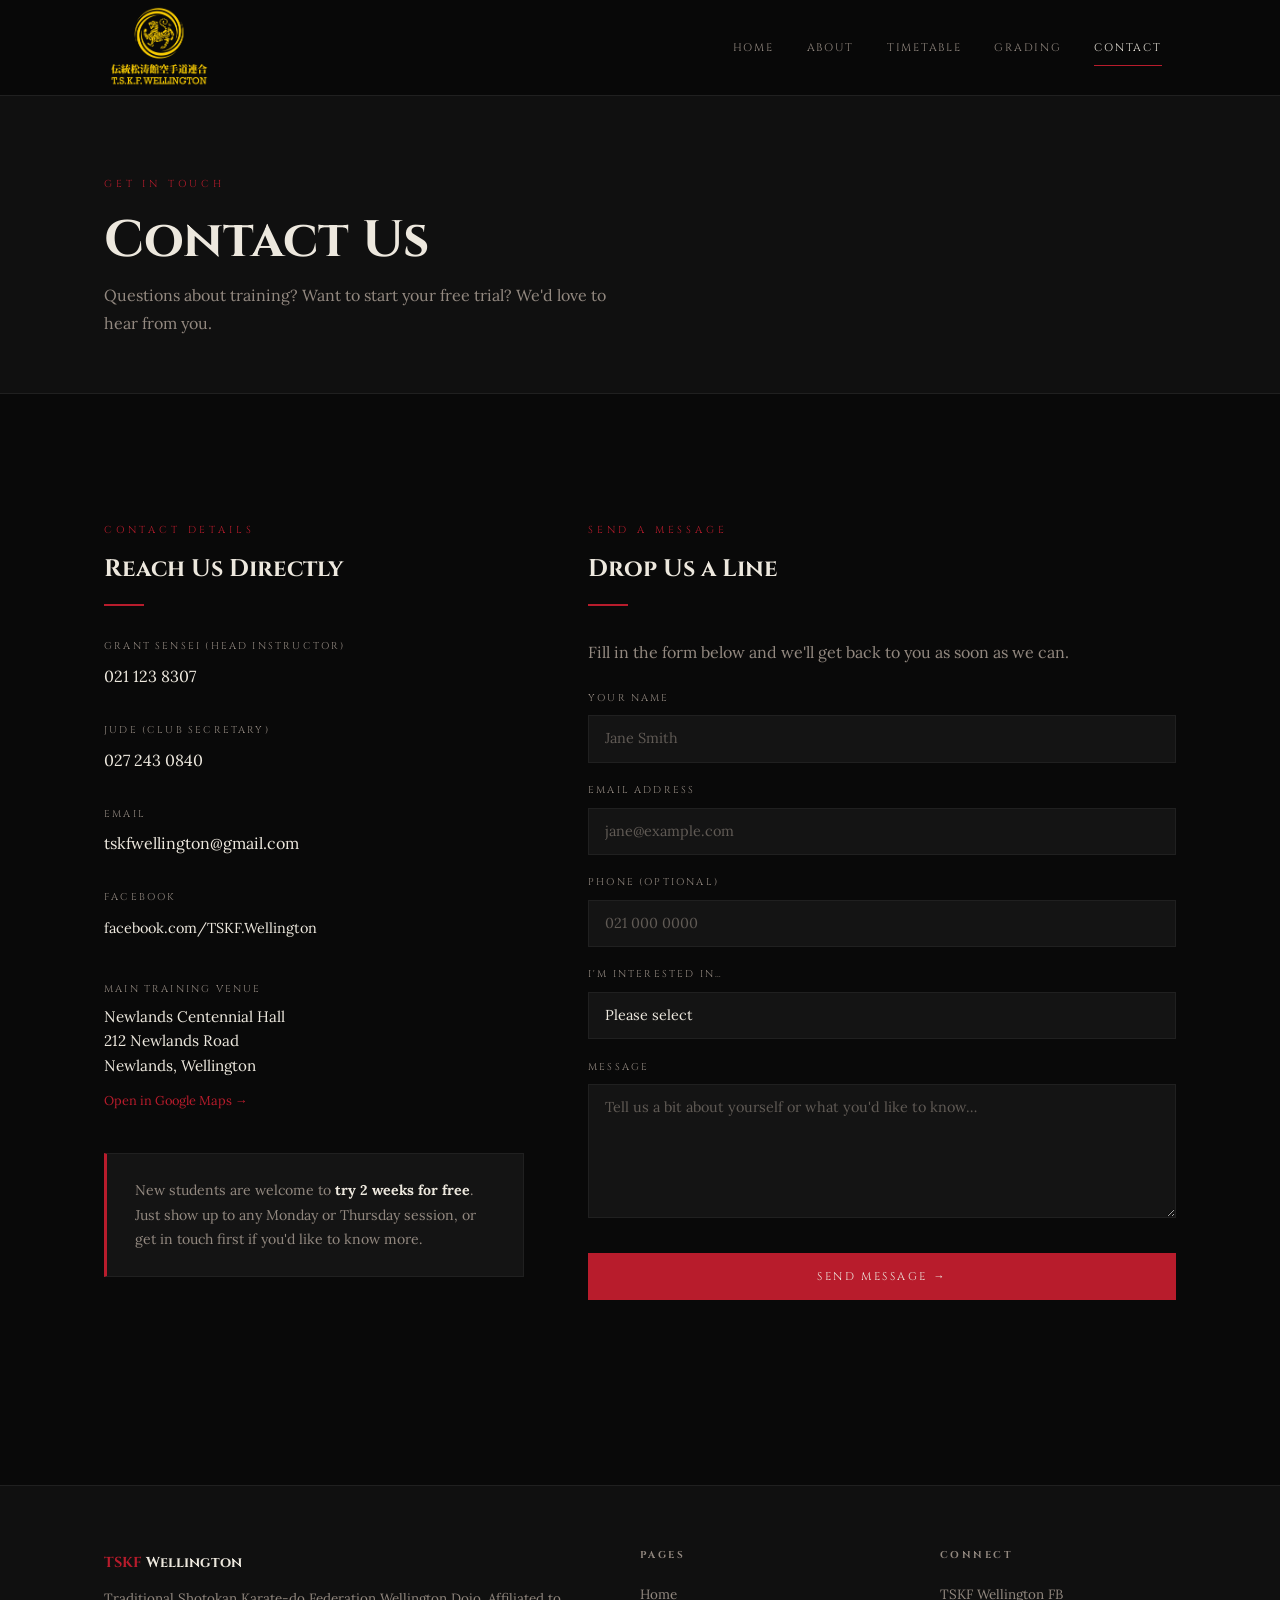
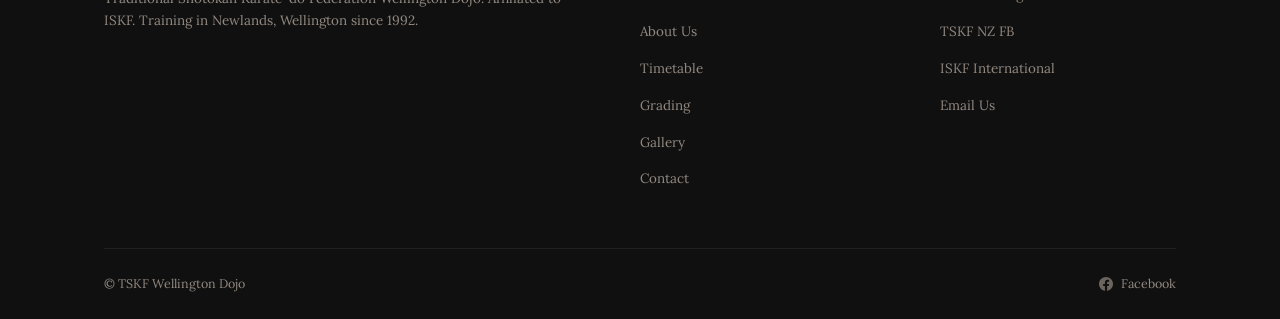
<file: contact.html>
<!DOCTYPE html>
<html lang="en">
<head>
  <meta charset="UTF-8">
  <meta name="viewport" content="width=device-width, initial-scale=1.0">
  <meta name="theme-color" content="#090909">
  <title>Contact — TSKF Wellington</title>
  <meta name="description" content="Contact TSKF Wellington Shotokan Karate. Get in touch to start your free 2-week trial or ask any questions.">
  <link rel="canonical" href="https://tskfwellington.club/contact.html">

  <!-- Favicons -->
  <link rel="icon" type="image/png" sizes="32x32" href="favicon-32x32.png">
  <link rel="icon" type="image/png" sizes="16x16" href="favicon-16x16.png">
  <link rel="apple-touch-icon" sizes="180x180" href="apple-touch-icon.png">
  <link rel="shortcut icon" href="favicon.ico">

  <!-- Open Graph -->
  <meta property="og:type" content="website">
  <meta property="og:site_name" content="TSKF Wellington">
  <meta property="og:url" content="https://tskfwellington.club/contact.html">
  <meta property="og:title" content="Contact — TSKF Wellington">
  <meta property="og:description" content="Contact TSKF Wellington Shotokan Karate. Get in touch to start your free 2-week trial or ask any questions.">
  <meta property="og:image" content="https://tskfwellington.club/og-image.jpg">

  <!-- Twitter -->
  <meta name="twitter:card" content="summary_large_image">
  <meta name="twitter:title" content="Contact — TSKF Wellington">
  <meta name="twitter:description" content="Contact TSKF Wellington Shotokan Karate. Get in touch to start your free 2-week trial or ask any questions.">
  <meta name="twitter:image" content="https://tskfwellington.club/og-image.jpg">

  <link rel="preconnect" href="https://fonts.googleapis.com">
  <link rel="preconnect" href="https://fonts.gstatic.com" crossorigin>
  <link rel="stylesheet" href="https://fonts.googleapis.com/css2?family=Cinzel:wght@400;600;700&family=Lora:ital,wght@0,400;0,600;1,400&display=swap">
  <link rel="stylesheet" href="css/style.css?v=20261102">
</head>
<body>

<!-- NAV -->
<nav class="site-nav">
  <div class="nav-inner">
    <a href="index.html" class="nav-brand"><img src="images/tskfwell-logo.png" alt="TSKF Wellington" class="nav-logo-img"></a>
    <ul class="nav-menu" id="navMenu">
      <li><a href="index.html">Home</a></li>
      <li><a href="about.html">About</a></li>
      <li><a href="timetable.html">Timetable</a></li>
      <li><a href="grading.html">Grading</a></li>
      <li><a href="contact.html" class="active">Contact</a></li>
    </ul>
    <button class="nav-toggle" id="navToggle" aria-label="Toggle menu">
      <span></span><span></span><span></span>
    </button>
  </div>
</nav>

<!-- PAGE HEADER -->
<div class="page-hdr">
  <div class="container">
    <span class="eyebrow">Get In Touch</span>
    <h1>Contact Us</h1>
    <p>Questions about training? Want to start your free trial? We'd love to hear from you.</p>
  </div>
</div>

<!-- CONTACT -->
<section class="section">
  <div class="container">
    <div class="contact-layout">

      <!-- Left: contact details -->
      <div>
        <span class="eyebrow">Contact Details</span>
        <h2>Reach Us Directly</h2>
        <div class="rule"></div>

        <div class="contact-block">
          <p class="contact-label">Grant Sensei (Head Instructor)</p>
          <a href="tel:+64211238307" class="contact-val">021 123 8307</a>
        </div>

        <div class="contact-block">
          <p class="contact-label">Jude (Club Secretary)</p>
          <a href="tel:+64272430840" class="contact-val">027 243 0840</a>
        </div>

        <div class="contact-block">
          <p class="contact-label">Email</p>
          <a href="mailto:tskfwellington@gmail.com" class="contact-val">tskfwellington@gmail.com</a>
        </div>

        <div class="contact-block">
          <p class="contact-label">Facebook</p>
          <a href="https://www.facebook.com/TSKF.Wellington/" target="_blank" rel="noopener" class="contact-val" style="font-size:0.9rem;">facebook.com/TSKF.Wellington</a>
        </div>

        <div style="margin-top:2.5rem;">
          <p class="contact-label">Main Training Venue</p>
          <p style="color:var(--text);font-size:0.95rem;line-height:1.6;">Newlands Centennial Hall<br>212 Newlands Road<br>Newlands, Wellington</p>
          <a href="https://maps.google.co.nz/?q=212+Newlands+Road+Newlands+Wellington" target="_blank" rel="noopener" style="display:inline-block;margin-top:0.75rem;font-size:0.8rem;color:var(--accent);text-decoration:none;">Open in Google Maps →</a>
        </div>

        <div class="info-box" style="margin-top:2.5rem;">
          <p>New students are welcome to <strong style="color:var(--text)">try 2 weeks for free</strong>. Just show up to any Monday or Thursday session, or get in touch first if you'd like to know more.</p>
        </div>
      </div>

      <!-- Right: contact form -->
      <div>
        <span class="eyebrow">Send a Message</span>
        <h2>Drop Us a Line</h2>
        <div class="rule"></div>
        <p>Fill in the form below and we'll get back to you as soon as we can.</p>

        <!-- Submissions are delivered by Formspree (formspree.io) to the club email. -->
        <form action="https://formspree.io/f/mdayajpz" method="POST" style="margin-top:1.5rem;" id="contactForm">
          <div class="form-row">
            <label for="name">Your Name</label>
            <input type="text" id="name" name="name" placeholder="Jane Smith" required>
          </div>
          <div class="form-row">
            <label for="email">Email Address</label>
            <input type="email" id="email" name="email" placeholder="jane@example.com" required>
          </div>
          <div class="form-row">
            <label for="phone">Phone (optional)</label>
            <input type="tel" id="phone" name="phone" placeholder="021 000 0000">
          </div>
          <div class="form-row">
            <label for="interest">I'm interested in…</label>
            <select id="interest" name="interest">
              <option value="">Please select</option>
              <option value="starting-karate">Starting karate (beginner)</option>
              <option value="rejoining">Rejoining / resuming training</option>
              <option value="family">Joining as a family</option>
              <option value="junior">Junior / children's programme</option>
              <option value="general">General enquiry</option>
            </select>
          </div>
          <div class="form-row">
            <label for="message">Message</label>
            <textarea id="message" name="message" rows="5" placeholder="Tell us a bit about yourself or what you'd like to know…"></textarea>
          </div>
          <button type="submit" class="btn-send">Send Message →</button>

          <!-- Success / error messages -->
          <p id="formSuccess" style="display:none;margin-top:1rem;color:#5a9a5a;font-size:0.88rem;">Thanks! Your message was sent. We'll be in touch shortly.</p>
          <p id="formError" style="display:none;margin-top:1rem;color:var(--accent);font-size:0.88rem;">Something went wrong. Please try emailing us directly at <a href="mailto:tskfwellington@gmail.com" style="color:var(--accent)">tskfwellington@gmail.com</a>.</p>
        </form>
      </div>
    </div>
  </div>
</section>

<!-- FOOTER -->
<footer class="site-footer">
  <div class="container">
    <div class="footer-grid">
      <div>
        <p class="footer-brand"><span class="accent">TSKF</span> Wellington</p>
        <p class="footer-tagline">Traditional Shotokan Karate-do Federation Wellington Dojo. Affiliated to ISKF. Training in Newlands, Wellington since 1992.</p>
      </div>
      <div class="footer-col">
        <h4>Pages</h4>
        <ul>
          <li><a href="index.html">Home</a></li>
          <li><a href="about.html">About Us</a></li>
          <li><a href="timetable.html">Timetable</a></li>
          <li><a href="grading.html">Grading</a></li>
          <li><a href="gallery.html">Gallery</a></li>
          <li><a href="contact.html">Contact</a></li>
        </ul>
      </div>
      <div class="footer-col">
        <h4>Connect</h4>
        <ul>
          <li><a href="https://www.facebook.com/TSKF.Wellington/" target="_blank" rel="noopener">TSKF Wellington FB</a></li>
          <li><a href="https://www.facebook.com/tskf.newzealand/" target="_blank" rel="noopener">TSKF NZ FB</a></li>
          <li><a href="https://iskf.com" target="_blank" rel="noopener">ISKF International</a></li>
          <li><a href="mailto:tskfwellington@gmail.com">Email Us</a></li>
        </ul>
      </div>
    </div>
    <div class="footer-bottom">
      <span>© TSKF Wellington Dojo</span>
      <a href="https://www.facebook.com/TSKF.Wellington/" target="_blank" rel="noopener" class="footer-fb">
        <svg width="14" height="14" viewBox="0 0 24 24" fill="currentColor"><path d="M24 12.073c0-6.627-5.373-12-12-12s-12 5.373-12 12c0 5.99 4.388 10.954 10.125 11.854v-8.385H7.078v-3.47h3.047V9.43c0-3.007 1.792-4.669 4.533-4.669 1.312 0 2.686.235 2.686.235v2.953H15.83c-1.491 0-1.956.925-1.956 1.874v2.25h3.328l-.532 3.47h-2.796v8.385C19.612 23.027 24 18.062 24 12.073z"/></svg>
        Facebook
      </a>
    </div>
  </div>
</footer>

<script src="js/site.js" defer></script>
<script>
  // Formspree AJAX submit (shows success/error inline)
  const form = document.getElementById('contactForm');
  if (form) {
    form.addEventListener('submit', async function(e) {
      e.preventDefault();
      const btn = form.querySelector('.btn-send');
      btn.textContent = 'Sending…';
      btn.disabled = true;
      try {
        const res = await fetch(form.action, {
          method: 'POST',
          body: new FormData(form),
          headers: { Accept: 'application/json' }
        });
        if (res.ok) {
          form.reset();
          document.getElementById('formSuccess').style.display = 'block';
          document.getElementById('formError').style.display = 'none';
        } else {
          throw new Error('bad response');
        }
      } catch {
        document.getElementById('formError').style.display = 'block';
        document.getElementById('formSuccess').style.display = 'none';
      }
      btn.textContent = 'Send Message →';
      btn.disabled = false;
    });
  }
</script>
</body>
</html>
</file>
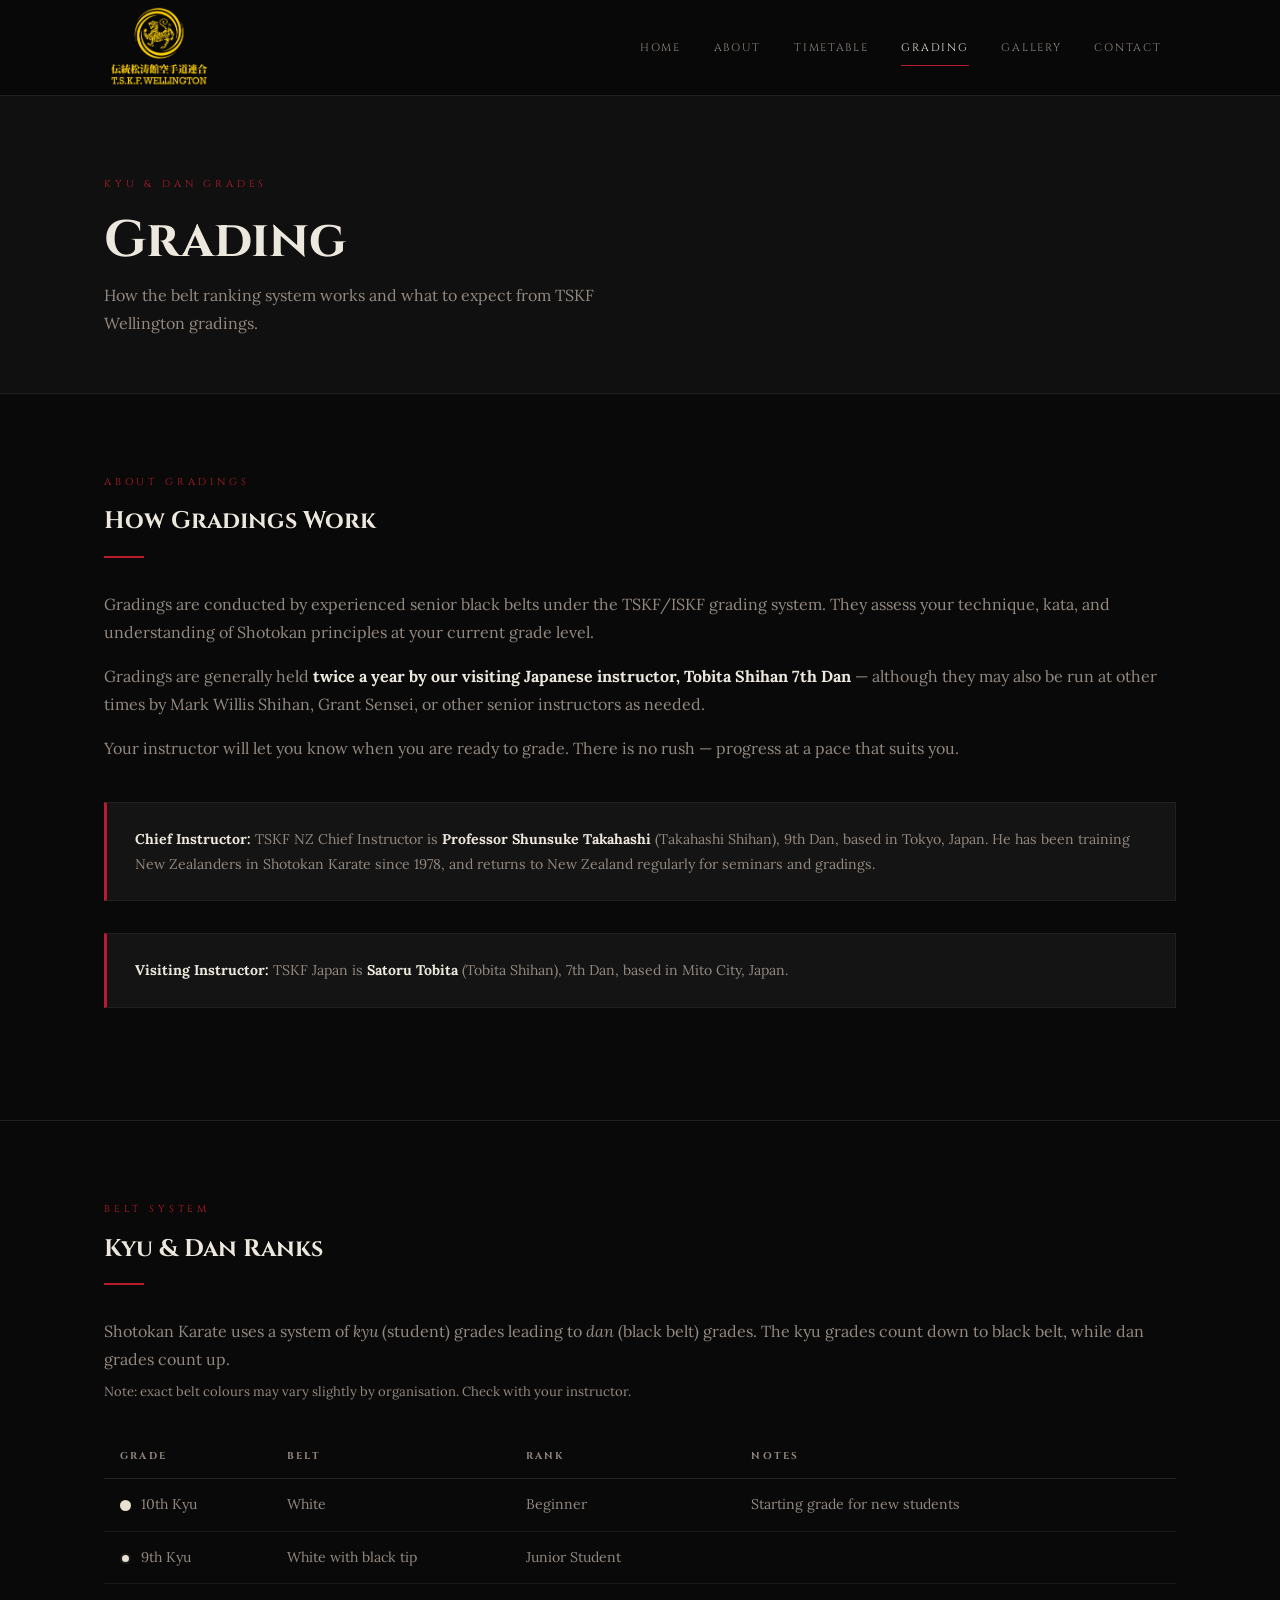
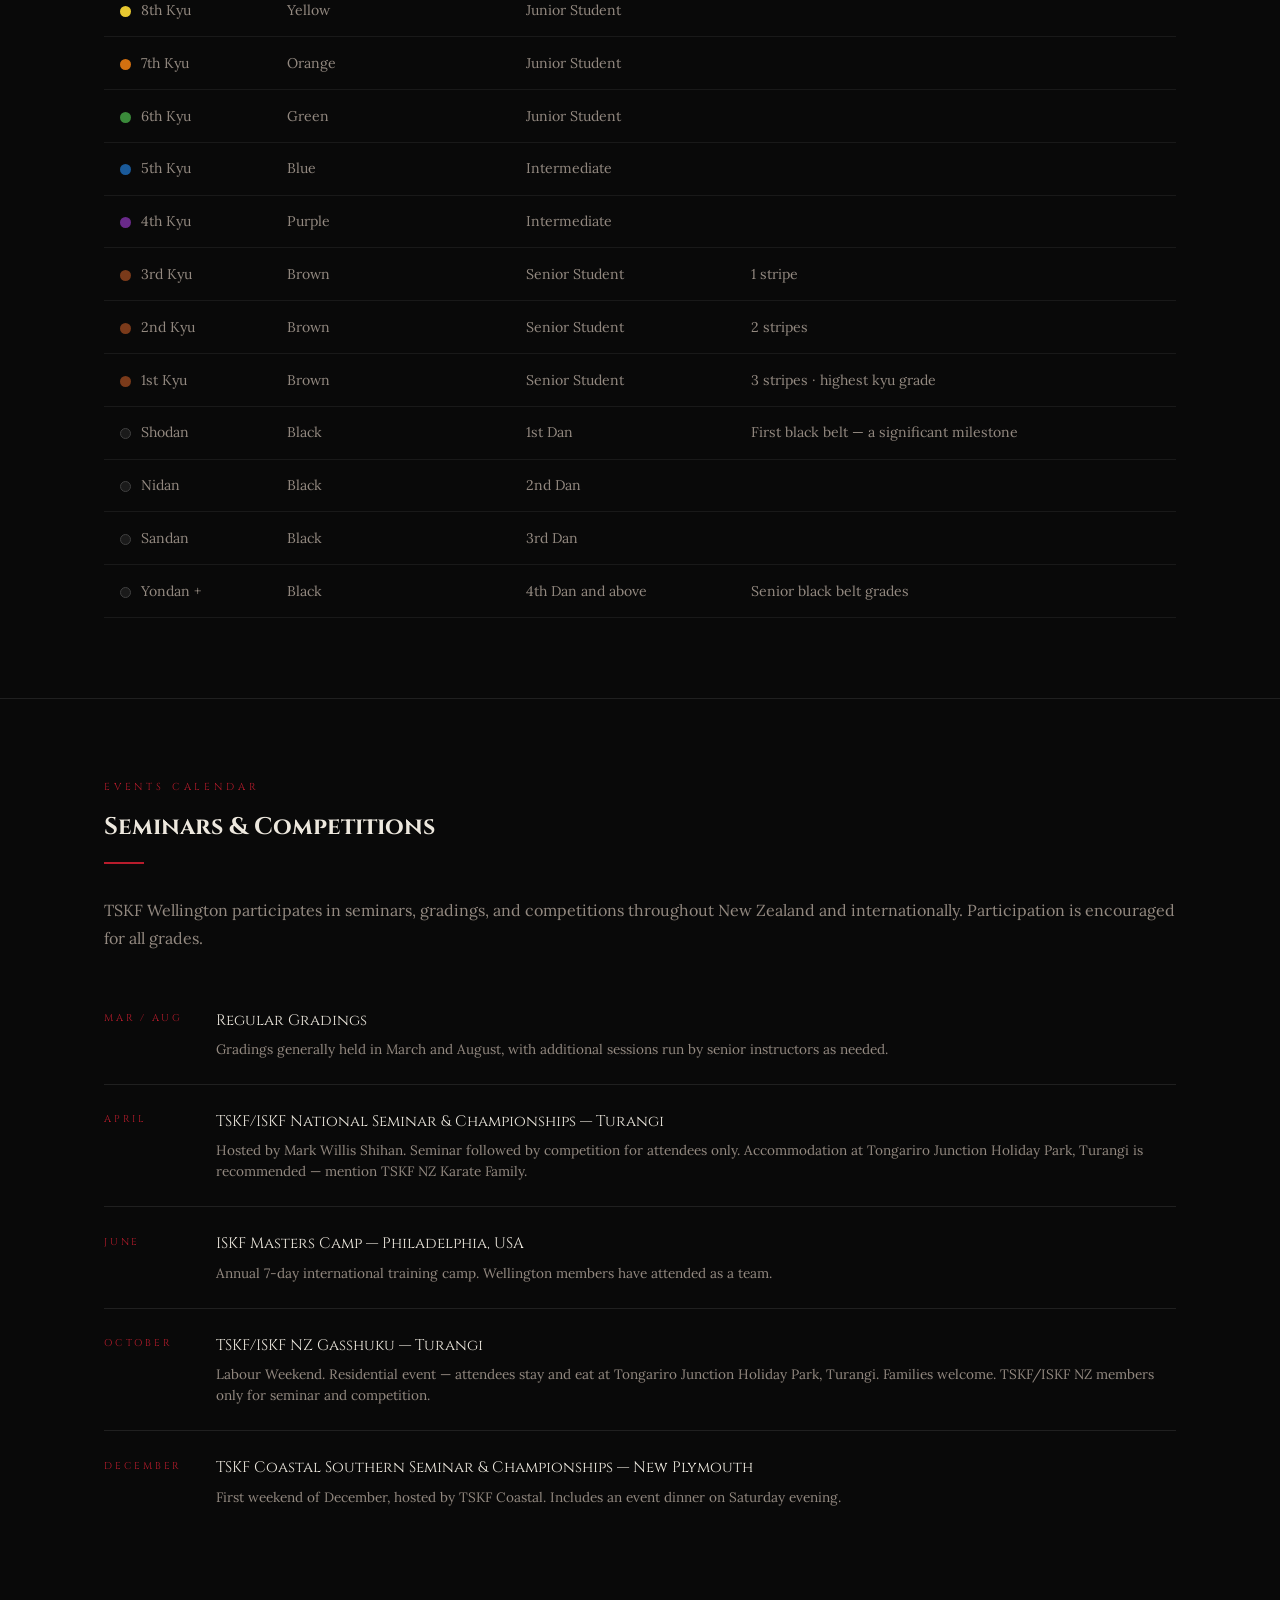
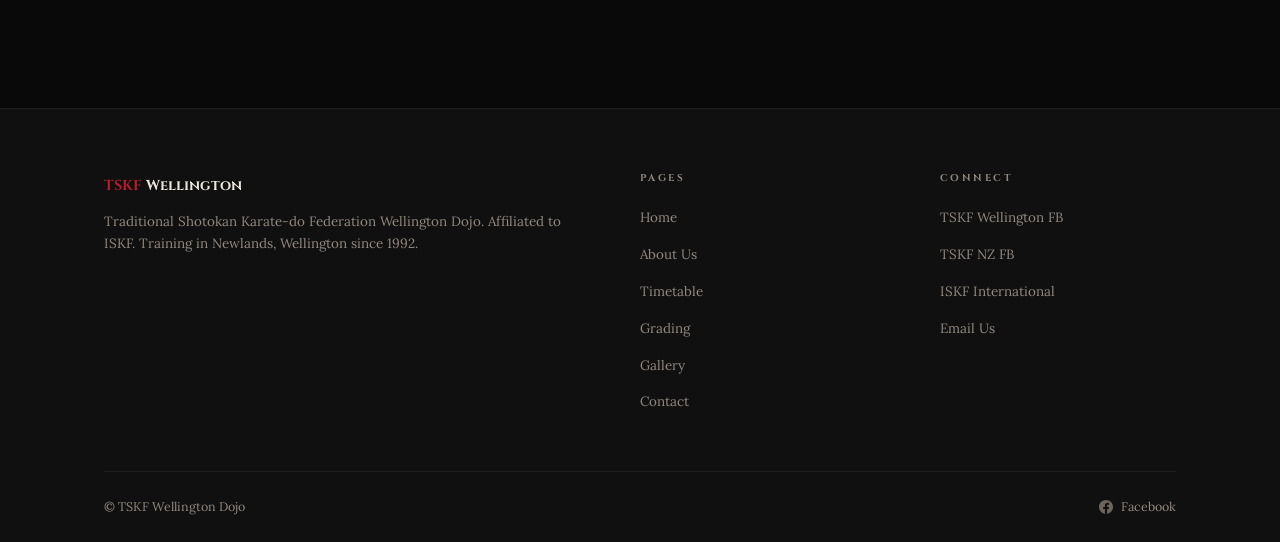
<file: grading.html>
<!DOCTYPE html>
<html lang="en">
<head>
  <meta charset="UTF-8">
  <meta name="viewport" content="width=device-width, initial-scale=1.0">
  <meta name="theme-color" content="#090909">
  <title>Grading — TSKF Wellington</title>
  <meta name="description" content="Shotokan Karate grading information for TSKF Wellington. Belt ranks, grading schedule and what to expect.">
  <link rel="canonical" href="https://tskfwellington.club/grading.html">

  <!-- Favicons -->
  <link rel="icon" type="image/png" sizes="32x32" href="favicon-32x32.png">
  <link rel="icon" type="image/png" sizes="16x16" href="favicon-16x16.png">
  <link rel="apple-touch-icon" sizes="180x180" href="apple-touch-icon.png">
  <link rel="shortcut icon" href="favicon.ico">

  <!-- Open Graph -->
  <meta property="og:type" content="website">
  <meta property="og:site_name" content="TSKF Wellington">
  <meta property="og:url" content="https://tskfwellington.club/grading.html">
  <meta property="og:title" content="Grading — TSKF Wellington">
  <meta property="og:description" content="Shotokan Karate grading information for TSKF Wellington. Belt ranks, grading schedule and what to expect.">
  <meta property="og:image" content="https://tskfwellington.club/og-image.jpg">

  <!-- Twitter -->
  <meta name="twitter:card" content="summary_large_image">
  <meta name="twitter:title" content="Grading — TSKF Wellington">
  <meta name="twitter:description" content="Shotokan Karate grading information for TSKF Wellington. Belt ranks, grading schedule and what to expect.">
  <meta name="twitter:image" content="https://tskfwellington.club/og-image.jpg">

  <link rel="preconnect" href="https://fonts.googleapis.com">
  <link rel="preconnect" href="https://fonts.gstatic.com" crossorigin>
  <link rel="stylesheet" href="https://fonts.googleapis.com/css2?family=Cinzel:wght@400;600;700&family=Lora:ital,wght@0,400;0,600;1,400&display=swap">
  <link rel="stylesheet" href="css/style.css?v=20261102">
  <style>
    /* Belt colour swatches */
    .belt-white  { background: #e8e0d0; }
    .belt-white-tip { background: #e8e0d0; border: 2px solid #1a1a1a; }
    .belt-yellow { background: #e8c830; }
    .belt-orange { background: #d47010; }
    .belt-green  { background: #3a8a3a; }
    .belt-blue   { background: #1a5a9a; }
    .belt-purple { background: #6a2a8a; }
    .belt-brown  { background: #7a3a1a; }
    .belt-black  { background: #1a1a1a; border: 1px solid #404040; }
  </style>
</head>
<body>

<!-- NAV -->
<nav class="site-nav">
  <div class="nav-inner">
    <a href="index.html" class="nav-brand"><img src="images/tskfwell-logo.png" alt="TSKF Wellington" class="nav-logo-img"></a>
    <ul class="nav-menu" id="navMenu">
      <li><a href="index.html">Home</a></li>
      <li><a href="about.html">About</a></li>
      <li><a href="timetable.html">Timetable</a></li>
      <li><a href="grading.html" class="active">Grading</a></li>
      <li><a href="gallery.html">Gallery</a></li>
      <li><a href="contact.html">Contact</a></li>
    </ul>
    <button class="nav-toggle" id="navToggle" aria-label="Toggle menu">
      <span></span><span></span><span></span>
    </button>
  </div>
</nav>

<!-- PAGE HEADER -->
<div class="page-hdr">
  <div class="container">
    <span class="eyebrow">Kyu &amp; Dan Grades</span>
    <h1>Grading</h1>
    <p>How the belt ranking system works and what to expect from TSKF Wellington gradings.</p>
  </div>
</div>

<!-- GRADING INFO -->
<section class="section">
  <div class="container">
    <span class="eyebrow">About Gradings</span>
    <h2>How Gradings Work</h2>
    <div class="rule"></div>
    <p>Gradings are conducted by experienced senior black belts under the TSKF/ISKF grading system. They assess your technique, kata, and understanding of Shotokan principles at your current grade level.</p>
    <p style="margin-top:1rem;">Gradings are generally held <strong style="color:var(--text)">twice a year by our visiting Japanese instructor, Tobita Shihan 7th Dan</strong> — although they may also be run at other times by Mark Willis Shihan, Grant Sensei, or other senior instructors as needed.</p>
    <p style="margin-top:1rem;">Your instructor will let you know when you are ready to grade. There is no rush — progress at a pace that suits you.</p>

    <div class="info-box" style="margin-top:2.5rem;">
      <p><strong style="color:var(--text)">Chief Instructor:</strong> TSKF NZ Chief Instructor is <strong style="color:var(--text)">Professor Shunsuke Takahashi</strong> (Takahashi Shihan), 9th Dan, based in Tokyo, Japan. He has been training New Zealanders in Shotokan Karate since 1978, and returns to New Zealand regularly for seminars and gradings.</p>
    </div>
    <div class="info-box" style="margin-top:1rem;">
      <p><strong style="color:var(--text)">Visiting Instructor:</strong> TSKF Japan is <strong style="color:var(--text)">Satoru Tobita</strong> (Tobita Shihan), 7th Dan, based in Mito City, Japan.</p>
    </div>
  </div>
</section>

<!-- BELT RANKS -->
<section class="section">
  <div class="container">
    <span class="eyebrow">Belt System</span>
    <h2>Kyu &amp; Dan Ranks</h2>
    <div class="rule"></div>
    <p>Shotokan Karate uses a system of <em>kyu</em> (student) grades leading to <em>dan</em> (black belt) grades. The kyu grades count down to black belt, while dan grades count up.</p>
    <p style="margin-top:0.5rem; font-size:0.82rem; color:var(--text-2);">Note: exact belt colours may vary slightly by organisation. Check with your instructor.</p>

    <div class="belt-table-wrap">
    <table class="belt-table" style="margin-top:2rem;">
      <thead>
        <tr>
          <th>Grade</th>
          <th>Belt</th>
          <th>Rank</th>
          <th>Notes</th>
        </tr>
      </thead>
      <tbody>
        <tr>
          <td><span class="belt-dot belt-white"></span>10th Kyu</td>
          <td>White</td>
          <td>Beginner</td>
          <td>Starting grade for new students</td>
        </tr>
        <tr>
          <td><span class="belt-dot belt-white-tip"></span>9th Kyu</td>
          <td>White with black tip</td>
          <td>Junior Student</td>
          <td></td>
        </tr>
        <tr>
          <td><span class="belt-dot belt-yellow"></span>8th Kyu</td>
          <td>Yellow</td>
          <td>Junior Student</td>
          <td></td>
        </tr>
        <tr>
          <td><span class="belt-dot belt-orange"></span>7th Kyu</td>
          <td>Orange</td>
          <td>Junior Student</td>
          <td></td>
        </tr>
        <tr>
          <td><span class="belt-dot belt-green"></span>6th Kyu</td>
          <td>Green</td>
          <td>Junior Student</td>
          <td></td>
        </tr>
        <tr>
          <td><span class="belt-dot belt-blue"></span>5th Kyu</td>
          <td>Blue</td>
          <td>Intermediate</td>
          <td></td>
        </tr>
        <tr>
          <td><span class="belt-dot belt-purple"></span>4th Kyu</td>
          <td>Purple</td>
          <td>Intermediate</td>
          <td></td>
        </tr>
        <tr>
          <td><span class="belt-dot belt-brown"></span>3rd Kyu</td>
          <td>Brown</td>
          <td>Senior Student</td>
          <td>1 stripe</td>
        </tr>
        <tr>
          <td><span class="belt-dot belt-brown"></span>2nd Kyu</td>
          <td>Brown</td>
          <td>Senior Student</td>
          <td>2 stripes</td>
        </tr>
        <tr>
          <td><span class="belt-dot belt-brown"></span>1st Kyu</td>
          <td>Brown</td>
          <td>Senior Student</td>
          <td>3 stripes · highest kyu grade</td>
        </tr>
        <tr>
          <td><span class="belt-dot belt-black"></span>Shodan</td>
          <td>Black</td>
          <td>1st Dan</td>
          <td>First black belt — a significant milestone</td>
        </tr>
        <tr>
          <td><span class="belt-dot belt-black"></span>Nidan</td>
          <td>Black</td>
          <td>2nd Dan</td>
          <td></td>
        </tr>
        <tr>
          <td><span class="belt-dot belt-black"></span>Sandan</td>
          <td>Black</td>
          <td>3rd Dan</td>
          <td></td>
        </tr>
        <tr>
          <td><span class="belt-dot belt-black"></span>Yondan +</td>
          <td>Black</td>
          <td>4th Dan and above</td>
          <td>Senior black belt grades</td>
        </tr>
      </tbody>
    </table>
    </div>
  </div>
</section>

<!-- GRADING EVENTS -->
<section class="section" id="events">
  <div class="container">
    <span class="eyebrow">Events Calendar</span>
    <h2>Seminars &amp; Competitions</h2>
    <div class="rule"></div>
    <p>TSKF Wellington participates in seminars, gradings, and competitions throughout New Zealand and internationally. Participation is encouraged for all grades.</p>

    <!--
      Annual events below have no date and always show.
      To add a one-off dated event (e.g. the next grading), copy a row and add
      data-date="YYYY-MM-DD" to it; it is hidden automatically once that day has passed (NZ time):
        <div class="event-row" data-date="2027-03-14"> ... </div>
    -->
    <div class="events-list">

      <div class="event-row">
        <p class="event-month">Mar / Aug</p>
        <div>
          <p class="event-title">Regular Gradings</p>
          <p class="event-detail">Gradings generally held in March and August, with additional sessions run by senior instructors as needed.</p>
        </div>
      </div>
      <div class="event-row">
        <p class="event-month">April</p>
        <div>
          <p class="event-title">TSKF/ISKF National Seminar &amp; Championships — Turangi</p>
          <p class="event-detail">Hosted by Mark Willis Shihan. Seminar followed by competition for attendees only. Accommodation at Tongariro Junction Holiday Park, Turangi is recommended — mention TSKF NZ Karate Family.</p>
        </div>
      </div>
      <div class="event-row">
        <p class="event-month">June</p>
        <div>
          <p class="event-title">ISKF Masters Camp — Philadelphia, USA</p>
          <p class="event-detail">Annual 7-day international training camp. Wellington members have attended as a team.</p>
        </div>
      </div>
      <div class="event-row">
        <p class="event-month">October</p>
        <div>
          <p class="event-title">TSKF/ISKF NZ Gasshuku — Turangi</p>
          <p class="event-detail">Labour Weekend. Residential event — attendees stay and eat at Tongariro Junction Holiday Park, Turangi. Families welcome. TSKF/ISKF NZ members only for seminar and competition.</p>
        </div>
      </div>
      <div class="event-row">
        <p class="event-month">December</p>
        <div>
          <p class="event-title">TSKF Coastal Southern Seminar &amp; Championships — New Plymouth</p>
          <p class="event-detail">First weekend of December, hosted by TSKF Coastal. Includes an event dinner on Saturday evening.</p>
        </div>
      </div>
    </div>
  </div>
</section>

<!-- FOOTER -->
<footer class="site-footer">
  <div class="container">
    <div class="footer-grid">
      <div>
        <p class="footer-brand"><span class="accent">TSKF</span> Wellington</p>
        <p class="footer-tagline">Traditional Shotokan Karate-do Federation Wellington Dojo. Affiliated to ISKF. Training in Newlands, Wellington since 1992.</p>
      </div>
      <div class="footer-col">
        <h4>Pages</h4>
        <ul>
          <li><a href="index.html">Home</a></li>
          <li><a href="about.html">About Us</a></li>
          <li><a href="timetable.html">Timetable</a></li>
          <li><a href="grading.html">Grading</a></li>
          <li><a href="gallery.html">Gallery</a></li>
          <li><a href="contact.html">Contact</a></li>
        </ul>
      </div>
      <div class="footer-col">
        <h4>Connect</h4>
        <ul>
          <li><a href="https://www.facebook.com/TSKF.Wellington/" target="_blank" rel="noopener">TSKF Wellington FB</a></li>
          <li><a href="https://www.facebook.com/tskf.newzealand/" target="_blank" rel="noopener">TSKF NZ FB</a></li>
          <li><a href="https://iskf.com" target="_blank" rel="noopener">ISKF International</a></li>
          <li><a href="mailto:tskfwellington@gmail.com">Email Us</a></li>
        </ul>
      </div>
    </div>
    <div class="footer-bottom">
      <span>© TSKF Wellington Dojo</span>
      <a href="https://www.facebook.com/TSKF.Wellington/" target="_blank" rel="noopener" class="footer-fb">
        <svg width="14" height="14" viewBox="0 0 24 24" fill="currentColor"><path d="M24 12.073c0-6.627-5.373-12-12-12s-12 5.373-12 12c0 5.99 4.388 10.954 10.125 11.854v-8.385H7.078v-3.47h3.047V9.43c0-3.007 1.792-4.669 4.533-4.669 1.312 0 2.686.235 2.686.235v2.953H15.83c-1.491 0-1.956.925-1.956 1.874v2.25h3.328l-.532 3.47h-2.796v8.385C19.612 23.027 24 18.062 24 12.073z"/></svg>
        Facebook
      </a>
    </div>
  </div>
</footer>

<script src="js/site.js" defer></script>
</body>
</html>
</file>
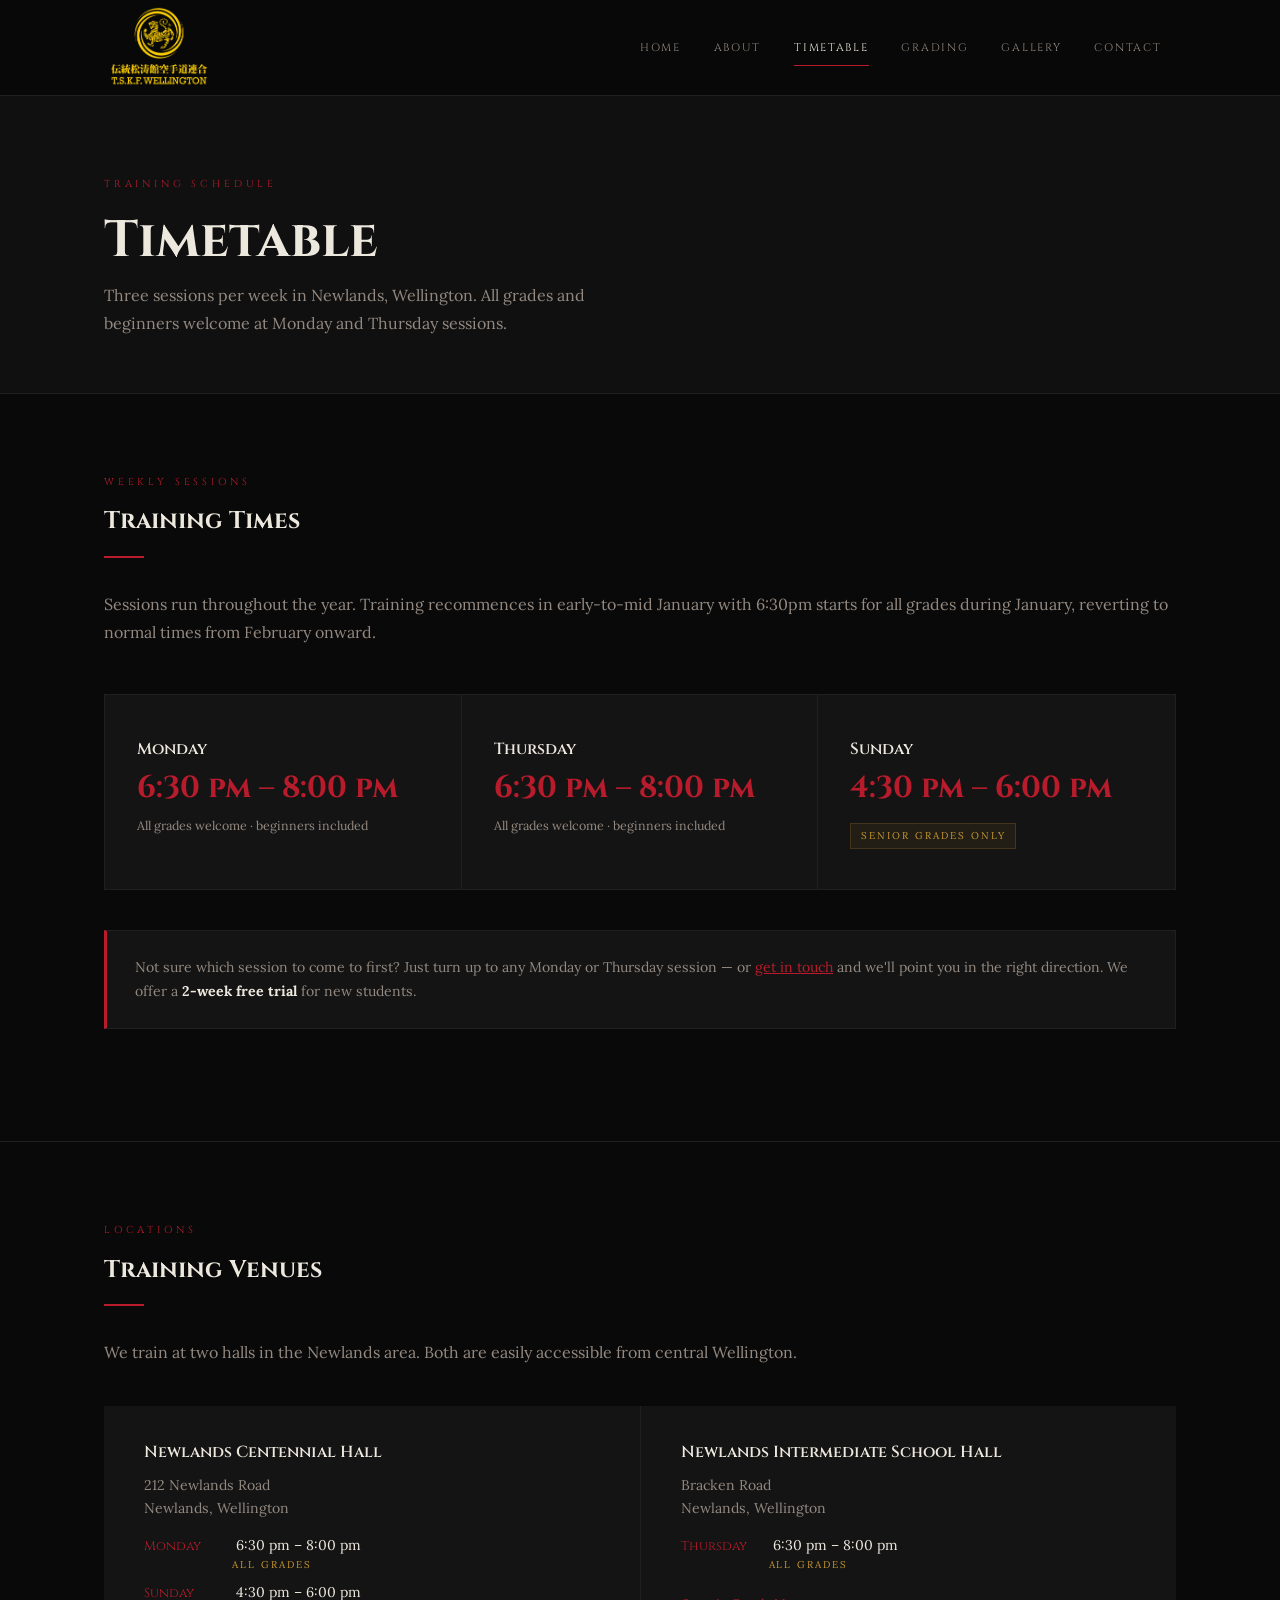
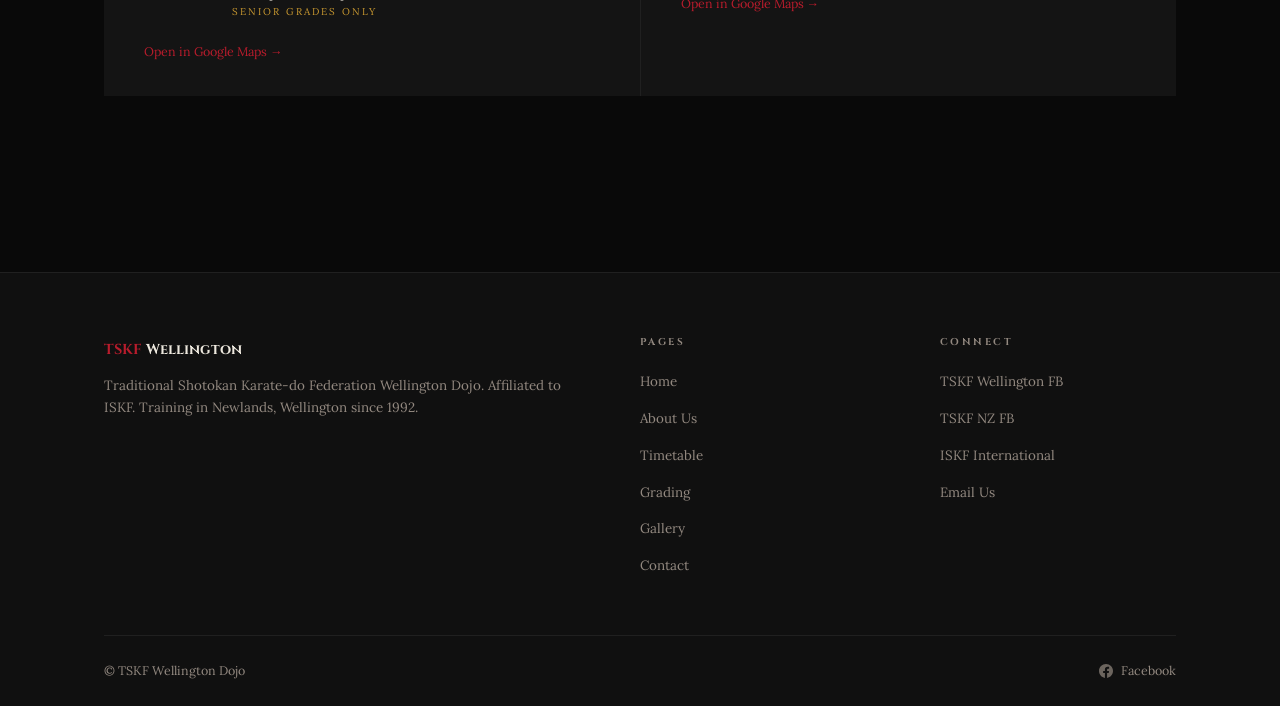
<file: timetable.html>
<!DOCTYPE html>
<html lang="en">
<head>
  <meta charset="UTF-8">
  <meta name="viewport" content="width=device-width, initial-scale=1.0">
  <meta name="theme-color" content="#090909">
  <title>Timetable — TSKF Wellington</title>
  <meta name="description" content="TSKF Wellington training timetable. Monday, Thursday and Sunday sessions in Newlands, Wellington.">
  <link rel="canonical" href="https://tskfwellington.club/timetable.html">

  <!-- Favicons -->
  <link rel="icon" type="image/png" sizes="32x32" href="favicon-32x32.png">
  <link rel="icon" type="image/png" sizes="16x16" href="favicon-16x16.png">
  <link rel="apple-touch-icon" sizes="180x180" href="apple-touch-icon.png">
  <link rel="shortcut icon" href="favicon.ico">

  <!-- Open Graph -->
  <meta property="og:type" content="website">
  <meta property="og:site_name" content="TSKF Wellington">
  <meta property="og:url" content="https://tskfwellington.club/timetable.html">
  <meta property="og:title" content="Timetable — TSKF Wellington">
  <meta property="og:description" content="TSKF Wellington training timetable. Monday, Thursday and Sunday sessions in Newlands, Wellington.">
  <meta property="og:image" content="https://tskfwellington.club/og-image.jpg">

  <!-- Twitter -->
  <meta name="twitter:card" content="summary_large_image">
  <meta name="twitter:title" content="Timetable — TSKF Wellington">
  <meta name="twitter:description" content="TSKF Wellington training timetable. Monday, Thursday and Sunday sessions in Newlands, Wellington.">
  <meta name="twitter:image" content="https://tskfwellington.club/og-image.jpg">

  <link rel="preconnect" href="https://fonts.googleapis.com">
  <link rel="preconnect" href="https://fonts.gstatic.com" crossorigin>
  <link rel="stylesheet" href="https://fonts.googleapis.com/css2?family=Cinzel:wght@400;600;700&family=Lora:ital,wght@0,400;0,600;1,400&display=swap">
  <link rel="stylesheet" href="css/style.css?v=20261102">
</head>
<body>

<!-- NAV -->
<nav class="site-nav">
  <div class="nav-inner">
    <a href="index.html" class="nav-brand"><img src="images/tskfwell-logo.png" alt="TSKF Wellington" class="nav-logo-img"></a>
    <ul class="nav-menu" id="navMenu">
      <li><a href="index.html">Home</a></li>
      <li><a href="about.html">About</a></li>
      <li><a href="timetable.html" class="active">Timetable</a></li>
      <li><a href="grading.html">Grading</a></li>
      <li><a href="gallery.html">Gallery</a></li>
      <li><a href="contact.html">Contact</a></li>
    </ul>
    <button class="nav-toggle" id="navToggle" aria-label="Toggle menu">
      <span></span><span></span><span></span>
    </button>
  </div>
</nav>

<!-- PAGE HEADER -->
<div class="page-hdr">
  <div class="container">
    <span class="eyebrow">Training Schedule</span>
    <h1>Timetable</h1>
    <p>Three sessions per week in Newlands, Wellington. All grades and beginners welcome at Monday and Thursday sessions.</p>
  </div>
</div>

<!-- SESSIONS -->
<section class="section">
  <div class="container">
    <span class="eyebrow">Weekly Sessions</span>
    <h2>Training Times</h2>
    <div class="rule"></div>
    <p>Sessions run throughout the year. Training recommences in early-to-mid January with 6:30pm starts for all grades during January, reverting to normal times from February onward.</p>

    <div class="session-grid">
      <div class="session-card">
        <p class="session-day">Monday</p>
        <p class="session-time">6:30 pm – 8:00 pm</p>
        <p class="session-sub" style="margin-top:0.75rem;">All grades welcome · beginners included</p>
      </div>
      <div class="session-card">
        <p class="session-day">Thursday</p>
        <p class="session-time">6:30 pm – 8:00 pm</p>
        <p class="session-sub" style="margin-top:0.75rem;">All grades welcome · beginners included</p>
      </div>
      <div class="session-card">
        <p class="session-day">Sunday</p>
        <p class="session-time">4:30 pm – 6:00 pm</p>
        <span class="session-badge">Senior Grades Only</span>
      </div>
    </div>

    <div class="info-box" style="margin-top:2.5rem;">
      <p>Not sure which session to come to first? Just turn up to any Monday or Thursday session — or <a href="contact.html" style="color:var(--accent)">get in touch</a> and we'll point you in the right direction. We offer a <strong style="color:var(--text)">2-week free trial</strong> for new students.</p>
    </div>
  </div>
</section>

<!-- VENUES -->
<section class="section">
  <div class="container">
    <span class="eyebrow">Locations</span>
    <h2>Training Venues</h2>
    <div class="rule"></div>
    <p>We train at two halls in the Newlands area. Both are easily accessible from central Wellington.</p>

    <div class="venue-grid">
      <div class="venue-card">
        <p class="venue-name">Newlands Centennial Hall</p>
        <p class="venue-addr">212 Newlands Road<br>Newlands, Wellington</p>
        <ul class="venue-times">
          <li><span>Monday</span> 6:30 pm – 8:00 pm<small>All Grades</small></li>
          <li><span>Sunday</span> 4:30 pm – 6:00 pm<small>Senior Grades Only</small></li>
        </ul>
        <a class="venue-map-link" href="https://maps.google.co.nz/?q=212+Newlands+Road+Newlands+Wellington" target="_blank" rel="noopener">Open in Google Maps →</a>
      </div>
      <div class="venue-card">
        <p class="venue-name">Newlands Intermediate School Hall</p>
        <p class="venue-addr">Bracken Road<br>Newlands, Wellington</p>
        <ul class="venue-times">
          <li><span>Thursday</span> 6:30 pm – 8:00 pm<small>All Grades</small></li>
        </ul>
        <a class="venue-map-link" href="https://maps.google.co.nz/?q=Newlands+Intermediate+School+Bracken+Road+Newlands+Wellington" target="_blank" rel="noopener">Open in Google Maps →</a>
      </div>
    </div>
  </div>
</section>

<!-- FOOTER -->
<footer class="site-footer">
  <div class="container">
    <div class="footer-grid">
      <div>
        <p class="footer-brand"><span class="accent">TSKF</span> Wellington</p>
        <p class="footer-tagline">Traditional Shotokan Karate-do Federation Wellington Dojo. Affiliated to ISKF. Training in Newlands, Wellington since 1992.</p>
      </div>
      <div class="footer-col">
        <h4>Pages</h4>
        <ul>
          <li><a href="index.html">Home</a></li>
          <li><a href="about.html">About Us</a></li>
          <li><a href="timetable.html">Timetable</a></li>
          <li><a href="grading.html">Grading</a></li>
          <li><a href="gallery.html">Gallery</a></li>
          <li><a href="contact.html">Contact</a></li>
        </ul>
      </div>
      <div class="footer-col">
        <h4>Connect</h4>
        <ul>
          <li><a href="https://www.facebook.com/TSKF.Wellington/" target="_blank" rel="noopener">TSKF Wellington FB</a></li>
          <li><a href="https://www.facebook.com/tskf.newzealand/" target="_blank" rel="noopener">TSKF NZ FB</a></li>
          <li><a href="https://iskf.com" target="_blank" rel="noopener">ISKF International</a></li>
          <li><a href="mailto:tskfwellington@gmail.com">Email Us</a></li>
        </ul>
      </div>
    </div>
    <div class="footer-bottom">
      <span>© TSKF Wellington Dojo</span>
      <a href="https://www.facebook.com/TSKF.Wellington/" target="_blank" rel="noopener" class="footer-fb">
        <svg width="14" height="14" viewBox="0 0 24 24" fill="currentColor"><path d="M24 12.073c0-6.627-5.373-12-12-12s-12 5.373-12 12c0 5.99 4.388 10.954 10.125 11.854v-8.385H7.078v-3.47h3.047V9.43c0-3.007 1.792-4.669 4.533-4.669 1.312 0 2.686.235 2.686.235v2.953H15.83c-1.491 0-1.956.925-1.956 1.874v2.25h3.328l-.532 3.47h-2.796v8.385C19.612 23.027 24 18.062 24 12.073z"/></svg>
        Facebook
      </a>
    </div>
  </div>
</footer>

<script src="js/site.js" defer></script>
</body>
</html>
</file>
<file: css/style.css>
/* ============================================================
   TSKF Wellington — style.css
   Traditional Shotokan Karate-do Federation Wellington Dojo
   ============================================================ */

/* Fonts (Cinzel, Lora) are loaded by a <link> in each page head. */

/* === Reset === */
*, *::before, *::after { box-sizing: border-box; margin: 0; padding: 0; }
html { scroll-behavior: smooth; font-size: 16px; }
img { max-width: 100%; display: block; }
a { color: inherit; }

/* === Design Tokens === */
:root {
  --bg:        #090909;
  --bg-2:      #101010;
  --bg-card:   #141414;
  --accent:    #b81c2c;
  --accent-lo: #7d1220;
  --gold:      #c89830;
  --text:      #ede8de;
  --text-2:    #938980;
  --border:    #202020;
  --max-w:     1120px;
  --nav-h:     96px;
}

/* === Base === */
body {
  font-family: 'Lora', Georgia, serif;
  background: var(--bg);
  color: var(--text);
  line-height: 1.75;
  min-height: 100vh;
}
h1, h2, h3, h4 { font-family: 'Cinzel', serif; line-height: 1.2; color: var(--text); }
p { color: var(--text-2); }

/* === Layout === */
.container { max-width: var(--max-w); margin: 0 auto; padding: 0 1.5rem; }
.section { padding: 5rem 0; }
.section + .section { border-top: 1px solid var(--border); }

/* === Type Helpers === */
.eyebrow {
  display: block;
  font-family: 'Cinzel', serif;
  font-size: 0.63rem;
  letter-spacing: 0.38em;
  text-transform: uppercase;
  color: var(--accent);
  margin-bottom: 1rem;
}
.rule { width: 40px; height: 2px; background: var(--accent); margin: 1.25rem 0 2rem; }

/* === NAVIGATION === */
.site-nav {
  position: sticky; top: 0; z-index: 200;
  height: var(--nav-h);
  background: rgba(9,9,9,0.97);
  backdrop-filter: blur(12px);
  -webkit-backdrop-filter: blur(12px);
  border-bottom: 1px solid var(--border);
}
.nav-inner {
  max-width: var(--max-w); margin: 0 auto; padding: 0 1.5rem;
  height: 100%; display: flex; align-items: center; justify-content: space-between;
}
.nav-brand {
  font-family: 'Cinzel', serif; font-weight: 700; font-size: 0.9rem;
  letter-spacing: 0.04em; text-decoration: none; color: var(--text);
}
.nav-brand .accent { color: var(--accent); }
.nav-menu {
  display: flex; align-items: center; list-style: none; gap: 0.25rem;
}
.nav-menu a {
  display: block;
  font-family: 'Cinzel', serif; font-size: 0.68rem;
  letter-spacing: 0.16em; text-transform: uppercase;
  text-decoration: none; color: var(--text-2);
  padding: 0.5rem 0.9rem;
  position: relative; transition: color 0.2s;
}
.nav-menu a::after {
  content: ''; position: absolute; bottom: -1px; left: 0.9rem; right: 0.9rem;
  height: 1px; background: var(--accent);
  transform: scaleX(0); transition: transform 0.25s;
}
.nav-menu a:hover { color: var(--text); }
.nav-menu a:hover::after,
.nav-menu a.active::after { transform: scaleX(1); }
.nav-menu a.active { color: var(--text); }

/* Hamburger */
.nav-toggle {
  display: none; background: none; border: none; cursor: pointer;
  padding: 0.5rem; color: var(--text); line-height: 0;
}
.nav-toggle span {
  display: block; width: 22px; height: 1.5px;
  background: currentColor; margin: 5px 0; transition: all 0.3s;
}

/* === HERO (home) === */
.hero {
  position: relative;
  min-height: 52vh;
  display: flex; align-items: center;
  overflow: hidden;
}
.hero-bg {
  position: absolute; inset: 0;
  background-image: url('../images/2022%20-%20Turangi%20Seminar%20for%20TSKF%20NZ%20Tshirts.jpg');
  background-size: cover; background-position: center 35%;
  opacity: 0.15;
}
.hero-grad {
  position: absolute; inset: 0;
  background: linear-gradient(105deg, rgba(9,9,9,0.97) 45%, rgba(9,9,9,0.5) 100%);
}
/* Decorative ring */
.hero-ring {
  position: absolute; right: -100px; top: 50%; transform: translateY(-50%);
  width: 680px; height: 680px; border-radius: 50%;
  border: 1px solid rgba(184,28,44,0.1); pointer-events: none;
}
.hero-ring::before {
  content: ''; position: absolute; inset: 70px; border-radius: 50%;
  border: 1px solid rgba(184,28,44,0.06);
}
.hero-body { position: relative; z-index: 2; padding: 3rem 0; width: 100%; }
.hero-tag {
  font-family: 'Cinzel', serif; font-size: 0.62rem; letter-spacing: 0.42em;
  text-transform: uppercase; color: var(--accent); margin-bottom: 1.75rem;
  opacity: 0; animation: fadeUp 0.7s ease 0.1s forwards;
}
.hero h1 {
  font-size: clamp(2.8rem, 7vw, 6rem); font-weight: 700;
  margin-bottom: 0.5rem; line-height: 1.05;
  opacity: 0; animation: fadeUp 0.7s ease 0.25s forwards;
}
.hero h1 .red { color: var(--accent); display: block; }
.hero-sub {
  font-size: 1.05rem; color: var(--text-2);
  max-width: 500px; margin: 1rem 0 2.5rem;
  opacity: 0; animation: fadeUp 0.7s ease 0.4s forwards;
}
.hero-cta {
  display: flex; gap: 1rem; flex-wrap: wrap; margin-bottom: 4rem;
  opacity: 0; animation: fadeUp 0.7s ease 0.55s forwards;
}

/* Trial badge CTA */
.trial-badge {
  display: inline-flex; flex-direction: column; align-items: center;
  background: var(--accent); padding: 0.8rem 2rem;
  text-decoration: none; transition: background 0.2s, transform 0.15s;
  line-height: 1.2;
}
.trial-badge:hover { background: var(--accent-lo); transform: translateY(-2px); }
.trial-badge .big { font-family: 'Cinzel', serif; font-size: 1.4rem; font-weight: 700; color: var(--text); }
.trial-badge .small { font-size: 0.62rem; letter-spacing: 0.2em; text-transform: uppercase; color: rgba(255,255,255,0.7); }
.btn-outline {
  display: inline-flex; align-items: center;
  font-family: 'Cinzel', serif; font-size: 0.68rem; letter-spacing: 0.18em; text-transform: uppercase;
  color: var(--text-2); border: 1px solid var(--border);
  padding: 0.8rem 1.5rem; text-decoration: none;
  transition: color 0.2s, border-color 0.2s, transform 0.15s;
}
.btn-outline:hover { color: var(--text); border-color: var(--text-2); transform: translateY(-2px); }

/* Hero stats strip */
.hero-stats {
  display: flex; padding-top: 2.5rem; border-top: 1px solid var(--border);
  opacity: 0; animation: fadeUp 0.7s ease 0.7s forwards;
}
.hero-stat {
  flex: 1; padding-right: 2.5rem; margin-right: 2.5rem;
  border-right: 1px solid var(--border);
}
.hero-stat:last-child { border-right: none; padding-right: 0; margin-right: 0; }
.stat-label {
  font-family: 'Cinzel', serif; font-size: 0.58rem; letter-spacing: 0.3em;
  text-transform: uppercase; color: var(--text-2); margin-bottom: 0.35rem;
}
.stat-val { font-size: 0.95rem; color: var(--text); }

/* === PAGE HEADER (inner pages) === */
.page-hdr {
  background: var(--bg-2); border-bottom: 1px solid var(--border);
  padding: 5rem 0 3.5rem;
}
.page-hdr h1 { font-size: clamp(2rem, 4vw, 3.5rem); margin-bottom: 0.6rem; }
.page-hdr p { color: var(--text-2); max-width: 520px; }

/* === SESSION CARDS === */
.session-grid {
  display: grid; grid-template-columns: repeat(3, 1fr);
  border: 1px solid var(--border); margin-top: 3rem;
}
.session-card {
  background: var(--bg-card); padding: 2.5rem 2rem;
  border-right: 1px solid var(--border);
  transition: background 0.2s;
}
.session-card:last-child { border-right: none; }
.session-card:hover { background: #1a1a1a; }
.session-day { font-family: 'Cinzel', serif; font-size: 1rem; font-weight: 600; color: var(--text); margin-bottom: 0.6rem; }
.session-time { font-family: 'Cinzel', serif; font-size: 1.9rem; font-weight: 700; color: var(--accent); line-height: 1; margin-bottom: 0.5rem; }
.session-sub { font-size: 0.78rem; color: var(--text-2); margin-top: 0.5rem; }
.session-badge {
  display: inline-block; margin-top: 0.75rem;
  font-size: 0.62rem; letter-spacing: 0.2em; text-transform: uppercase;
  color: var(--gold); background: rgba(200,152,48,0.08);
  padding: 0.2rem 0.6rem; border: 1px solid rgba(200,152,48,0.2);
}

/* === VENUES === */
.venue-grid {
  display: grid; grid-template-columns: 1fr 1fr;
  gap: 1px; background: var(--border); margin-top: 2.5rem;
}
.venue-card { background: var(--bg-card); padding: 2rem 2.5rem; }
.venue-name { font-family: 'Cinzel', serif; font-size: 1rem; font-weight: 600; color: var(--text); margin-bottom: 0.5rem; }
.venue-addr { font-size: 0.88rem; color: var(--text-2); line-height: 1.6; }
.venue-times { list-style: none; margin: 0.9rem 0 0.25rem; font-size: 0.88rem; color: var(--text); line-height: 1.7; }
.venue-times span { display: inline-block; min-width: 5.5rem; font-family: 'Cinzel', serif; font-size: 0.8rem; color: var(--accent); }
.venue-times small {
  display: block; margin: 0 0 0.6rem 5.5rem;
  font-size: 0.62rem; letter-spacing: 0.2em; text-transform: uppercase; line-height: 1.4;
  color: var(--gold);
}
.venue-tag {
  display: inline-block; margin-top: 0.75rem;
  font-size: 0.62rem; letter-spacing: 0.2em; text-transform: uppercase;
  color: var(--gold);
}
.venue-map-link {
  display: inline-block; margin-top: 0.75rem; font-size: 0.78rem; color: var(--accent);
  text-decoration: none; transition: color 0.2s;
}
.venue-map-link:hover { color: #d93044; }

/* === INSTRUCTOR CARDS === */
.instructor-grid {
  display: grid; grid-template-columns: 1fr 1fr;
  gap: 2px; background: var(--border); margin-top: 3rem;
}
.instructor-card { background: var(--bg-card); padding: 2.5rem; }
.instructor-dan {
  font-family: 'Cinzel', serif; font-size: 0.62rem; letter-spacing: 0.28em;
  text-transform: uppercase; color: var(--gold); margin-bottom: 0.3rem;
  text-align: center;
}
.instructor-name { font-family: 'Cinzel', serif; font-size: 1.2rem; font-weight: 600; margin-bottom: 0.25rem; text-align: center; }
.instructor-role { font-size: 0.82rem; color: var(--accent); margin-bottom: 1rem; text-align: center; }
.instructor-bio { font-size: 0.9rem; color: var(--text-2); line-height: 1.65; }

/* === BELT TABLE === */
.belt-table-wrap {
  width: 100%; overflow-x: auto; -webkit-overflow-scrolling: touch;
}
.belt-table {
  width: 100%; min-width: 480px; border-collapse: collapse; margin-top: 2rem;
}
.belt-table th {
  font-family: 'Cinzel', serif; font-size: 0.62rem; letter-spacing: 0.22em;
  text-transform: uppercase; color: var(--text-2); text-align: left;
  padding: 0.75rem 1rem; border-bottom: 1px solid var(--border);
}
.belt-table td {
  padding: 0.85rem 1rem; font-size: 0.88rem; color: var(--text-2);
  border-bottom: 1px solid rgba(32,32,32,0.7);
}
.belt-table tr:hover td { background: var(--bg-2); color: var(--text); }
.belt-dot {
  display: inline-block; width: 11px; height: 11px; border-radius: 50%;
  margin-right: 0.65rem; vertical-align: middle; flex-shrink: 0;
}

/* === EVENTS LIST === */
.events-list { margin-top: 2rem; }
.event-row {
  display: flex; gap: 2rem; align-items: flex-start;
  padding: 1.5rem 0; border-bottom: 1px solid var(--border);
}
.event-row:last-child { border-bottom: none; }
.event-month {
  font-family: 'Cinzel', serif; font-size: 0.62rem; letter-spacing: 0.28em;
  text-transform: uppercase; color: var(--accent); min-width: 80px; padding-top: 0.15rem;
}
.event-title { font-family: 'Cinzel', serif; font-size: 0.95rem; color: var(--text); margin-bottom: 0.3rem; }
.event-detail { font-size: 0.85rem; color: var(--text-2); line-height: 1.55; }

/* === CONTACT === */
.contact-layout {
  display: grid; grid-template-columns: 1fr 1.4fr;
  gap: 4rem; margin-top: 3rem;
}
.contact-block { margin-bottom: 2rem; }
.contact-label {
  font-family: 'Cinzel', serif; font-size: 0.62rem; letter-spacing: 0.22em;
  text-transform: uppercase; color: var(--text-2); margin-bottom: 0.4rem;
}
.contact-val { font-size: 1rem; color: var(--text); text-decoration: none; }
a.contact-val:hover { color: var(--accent); }

/* Form */
.form-row { margin-bottom: 1.2rem; }
.form-row label {
  display: block; font-family: 'Cinzel', serif; font-size: 0.62rem;
  letter-spacing: 0.22em; text-transform: uppercase; color: var(--text-2); margin-bottom: 0.5rem;
}
.form-row input,
.form-row textarea,
.form-row select {
  width: 100%; background: var(--bg-card); border: 1px solid var(--border);
  color: var(--text); padding: 0.75rem 1rem;
  font-family: 'Lora', serif; font-size: 0.9rem; line-height: 1.5;
  outline: none; transition: border-color 0.2s; resize: vertical; appearance: none;
}
.form-row input:focus, .form-row textarea:focus { border-color: var(--accent); }
.form-row input::placeholder, .form-row textarea::placeholder { color: var(--text-2); opacity: 0.6; }
.btn-send {
  width: 100%; font-family: 'Cinzel', serif; font-size: 0.7rem;
  letter-spacing: 0.22em; text-transform: uppercase;
  color: var(--text); background: var(--accent); border: none;
  padding: 1rem; cursor: pointer; transition: background 0.2s;
  margin-top: 0.5rem;
}
.btn-send:hover { background: var(--accent-lo); }

/* Map embed */
.map-wrap {
  margin-top: 4rem; border: 1px solid var(--border);
  overflow: hidden; height: 340px;
  filter: grayscale(1) contrast(0.8) brightness(0.65);
}
.map-wrap iframe { width: 100%; height: 100%; border: none; display: block; }

/* === INFO BOXES === */
.info-box {
  background: var(--bg-card); border: 1px solid var(--border);
  border-left: 3px solid var(--accent);
  padding: 1.5rem 1.75rem; margin: 2rem 0;
}
.info-box p { font-size: 0.88rem; margin: 0; }

/* === FOOTER === */
.site-footer {
  background: var(--bg-2); border-top: 1px solid var(--border);
  padding: 4rem 0 0; margin-top: 6rem;
}
.footer-grid {
  display: grid; grid-template-columns: 2fr 1fr 1fr;
  gap: 4rem; padding-bottom: 3rem;
}
.footer-brand {
  font-family: 'Cinzel', serif; font-weight: 700; font-size: 0.9rem;
  color: var(--text); margin-bottom: 0.75rem;
}
.footer-brand .accent { color: var(--accent); }
.footer-tagline { font-size: 0.84rem; color: var(--text-2); line-height: 1.65; }
.footer-col h4 {
  font-family: 'Cinzel', serif; font-size: 0.62rem; letter-spacing: 0.25em;
  text-transform: uppercase; color: var(--text-2); margin-bottom: 1.1rem;
}
.footer-col ul { list-style: none; }
.footer-col li { margin-bottom: 0.55rem; }
.footer-col a { font-size: 0.84rem; color: var(--text-2); text-decoration: none; transition: color 0.2s; }
.footer-col a:hover { color: var(--text); }
.footer-bottom {
  border-top: 1px solid var(--border); padding: 1.5rem 0;
  display: flex; justify-content: space-between; align-items: center;
  font-size: 0.78rem; color: var(--text-2);
}
.footer-fb {
  display: inline-flex; align-items: center; gap: 0.5rem;
  color: var(--text-2); text-decoration: none; font-size: 0.78rem; transition: color 0.2s;
}
.footer-fb:hover { color: var(--text); }
.footer-fb svg { opacity: 0.7; }

/* === HERO LOGO === */

/* === ANIMATION === */
@keyframes fadeUp {
  from { opacity: 0; transform: translateY(18px); }
  to   { opacity: 1; transform: translateY(0); }
}

/* === RESPONSIVE === */
@media (max-width: 900px) {
  .session-grid { grid-template-columns: 1fr; }
  .session-card { border-right: none; border-bottom: 1px solid var(--border); }
  .session-card:last-child { border-bottom: none; }
  .venue-grid { grid-template-columns: 1fr; }
  .instructor-grid { grid-template-columns: 1fr; }
  .contact-layout { grid-template-columns: 1fr; gap: 3rem; }
  .footer-grid { grid-template-columns: 1fr; gap: 2.5rem; }
  .footer-bottom { flex-direction: column; gap: 1rem; }
  .hero-stats { flex-direction: column; gap: 1.5rem; }
  .hero-stat { border-right: none; border-bottom: 1px solid var(--border); padding: 0 0 1.5rem; margin: 0; }
  .hero-stat:last-child { border-bottom: none; padding-bottom: 0; }
}
@media (max-width: 640px) {
  .nav-menu { 
    display: none; flex-direction: column; gap: 0;
    position: absolute; top: var(--nav-h); left: 0; right: 0;
    background: var(--bg-2); border-bottom: 1px solid var(--border);
    padding: 0.75rem 0; z-index: 199;
  }
  .nav-menu.open { display: flex; }
  .nav-toggle { display: block; }
  .hero h1 { font-size: 2.2rem; }
  .hero-sub { font-size: 0.95rem; }
  .trial-badge .big { font-size: 1.1rem; }
  .trial-badge { padding: 0.7rem 1.5rem; }
  .btn-outline { padding: 0.7rem 1.2rem; font-size: 0.65rem; }
  .hero-cta { gap: 0.75rem; margin-bottom: 2.5rem; }
  .section { padding: 3rem 0; }
  .page-hdr { padding: 3rem 0 2rem; }
  .page-hdr h1 { font-size: 1.9rem; }
  .site-footer { margin-top: 3rem; }
  .map-wrap { height: 240px; }
  .event-row { flex-direction: column; gap: 0.4rem; }
  .event-month { min-width: unset; }
  .lb-prev { left: 0.4rem; }
  .lb-next { right: 0.4rem; }
  .contact-block { margin-bottom: 1.5rem; }
}
@media (max-width: 420px) {
  .hero-stats { display: none; }
  .hero h1 { font-size: 1.9rem; }
  .logo-banner img { max-height: 90px; }
  .gallery-preview { grid-template-columns: repeat(2, 1fr); }
}

/* === GALLERY === */
.gallery-grid {
  display: grid;
  grid-template-columns: repeat(auto-fill, minmax(140px, 1fr));
  gap: 3px;
  margin-top: 2.5rem;
}
.gallery-item {
  aspect-ratio: 1;
  overflow: hidden;
  cursor: pointer;
  background: var(--bg-card);
}
.gallery-item img {
  width: 100%; height: 100%;
  object-fit: cover; display: block;
  transition: transform 0.4s ease, opacity 0.3s;
  opacity: 0.82;
}
.gallery-item:hover img { transform: scale(1.07); opacity: 1; }

/* Lightbox */
.lightbox {
  position: fixed; inset: 0; z-index: 500;
  background: rgba(0,0,0,0.96);
  display: flex; align-items: center; justify-content: center;
  opacity: 0; pointer-events: none;
  transition: opacity 0.2s;
}
.lightbox.open { opacity: 1; pointer-events: all; }
.lb-img {
  max-width: 88vw; max-height: 86vh;
  object-fit: contain; display: block;
}
.lb-close {
  position: absolute; top: 1.5rem; right: 1.5rem;
  font-family: 'Cinzel', serif; font-size: 0.65rem; letter-spacing: 0.2em;
  text-transform: uppercase; color: var(--text-2);
  background: none; border: 1px solid var(--border);
  padding: 0.45rem 0.9rem; cursor: pointer;
  transition: color 0.2s, border-color 0.2s;
}
.lb-close:hover { color: var(--text); border-color: var(--text-2); }
.lb-prev, .lb-next {
  position: absolute; top: 50%; transform: translateY(-50%);
  background: rgba(9,9,9,0.7); border: 1px solid var(--border);
  color: var(--text-2); width: 48px; height: 48px;
  display: flex; align-items: center; justify-content: center;
  cursor: pointer; font-size: 1.1rem;
  transition: color 0.2s, border-color 0.2s;
}
.lb-prev { left: 1rem; }
.lb-next { right: 1rem; }
.lb-prev:hover, .lb-next:hover { color: var(--text); border-color: var(--text-2); }
.lb-counter {
  position: absolute; bottom: 1.25rem; left: 50%; transform: translateX(-50%);
  font-family: 'Cinzel', serif; font-size: 0.6rem; letter-spacing: 0.28em;
  text-transform: uppercase; color: var(--text-2);
}

/* Gallery preview strip on home */
.gallery-preview {
  display: grid;
  grid-template-columns: repeat(4, 1fr);
  gap: 3px; margin-top: 2.5rem;
}
@media (max-width: 700px) {
  .gallery-preview { grid-template-columns: repeat(2, 1fr); }
}
.gallery-preview-item {
  aspect-ratio: 1; overflow: hidden; cursor: pointer; background: var(--bg-card);
}
.gallery-preview-item img {
  width: 100%; height: 100%; object-fit: cover; display: block;
  transition: transform 0.4s, opacity 0.3s; opacity: 0.82;
}
.gallery-preview-item:hover img { transform: scale(1.07); opacity: 1; }

/* Instructor portrait img */
.instructor-portrait {
  width: 144px; height: 180px; object-fit: cover; object-position: top;
  border: 1px solid var(--border); flex-shrink: 0;
  display: block; margin: 0 auto 1rem;
}

/* === LOGO (hero) === */

/* === NAV LOGO === */
.nav-logo-img {
  height: 84px;
  width: auto;
  display: inline-block;
  vertical-align: middle;
}

/* === LOGO BANNER === */
.logo-banner {
  background: var(--bg-2);
  border-bottom: 1px solid var(--border);
  padding: 2.5rem 1.5rem;
  width: 100%;
  display: flex;
  flex-direction: column;
  align-items: center;
  justify-content: center;
  text-align: center;
}
.logo-banner img {
  max-height: 180px;
  width: auto;
  display: inline-block;
  margin: 0 auto;
}
@media (max-width: 640px) {
  .logo-banner img { max-height: 120px; }
}
@media (max-width: 420px) {
  .logo-banner img { max-height: 95px; }
}
</file>
